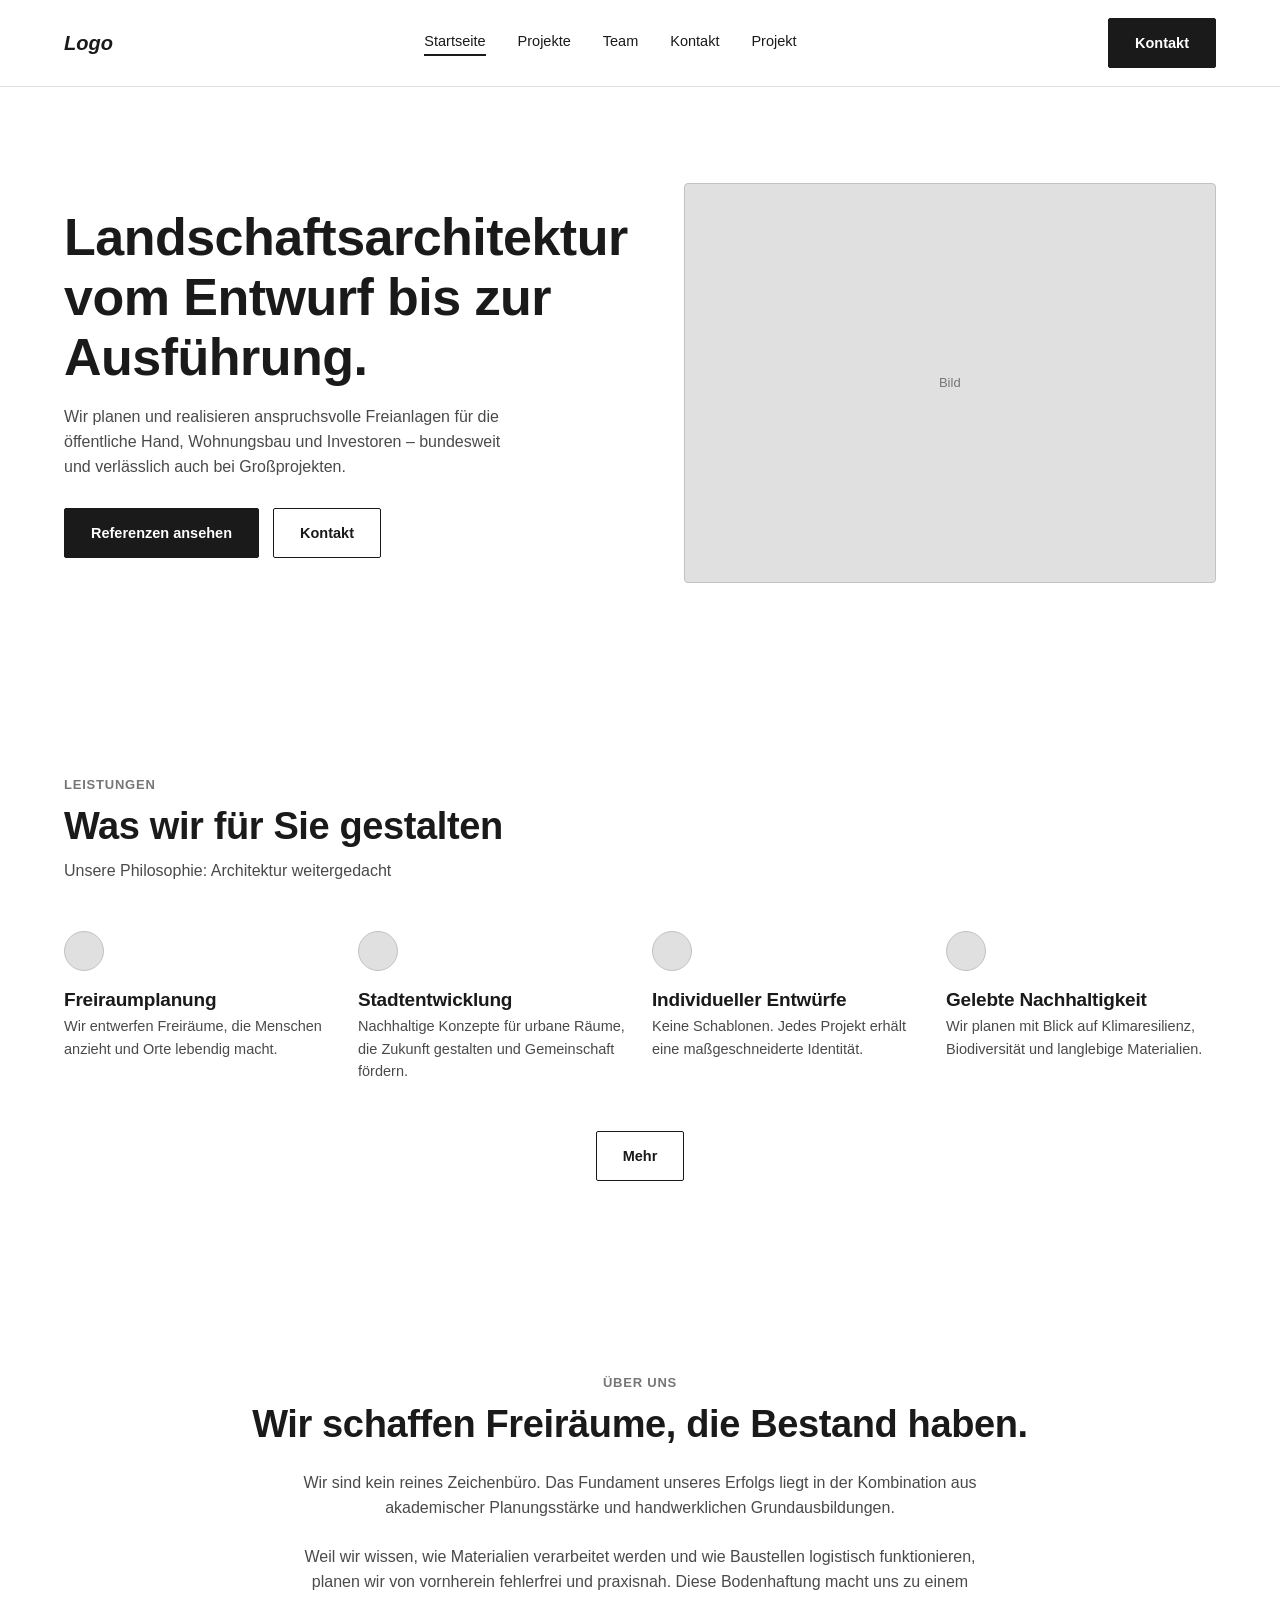
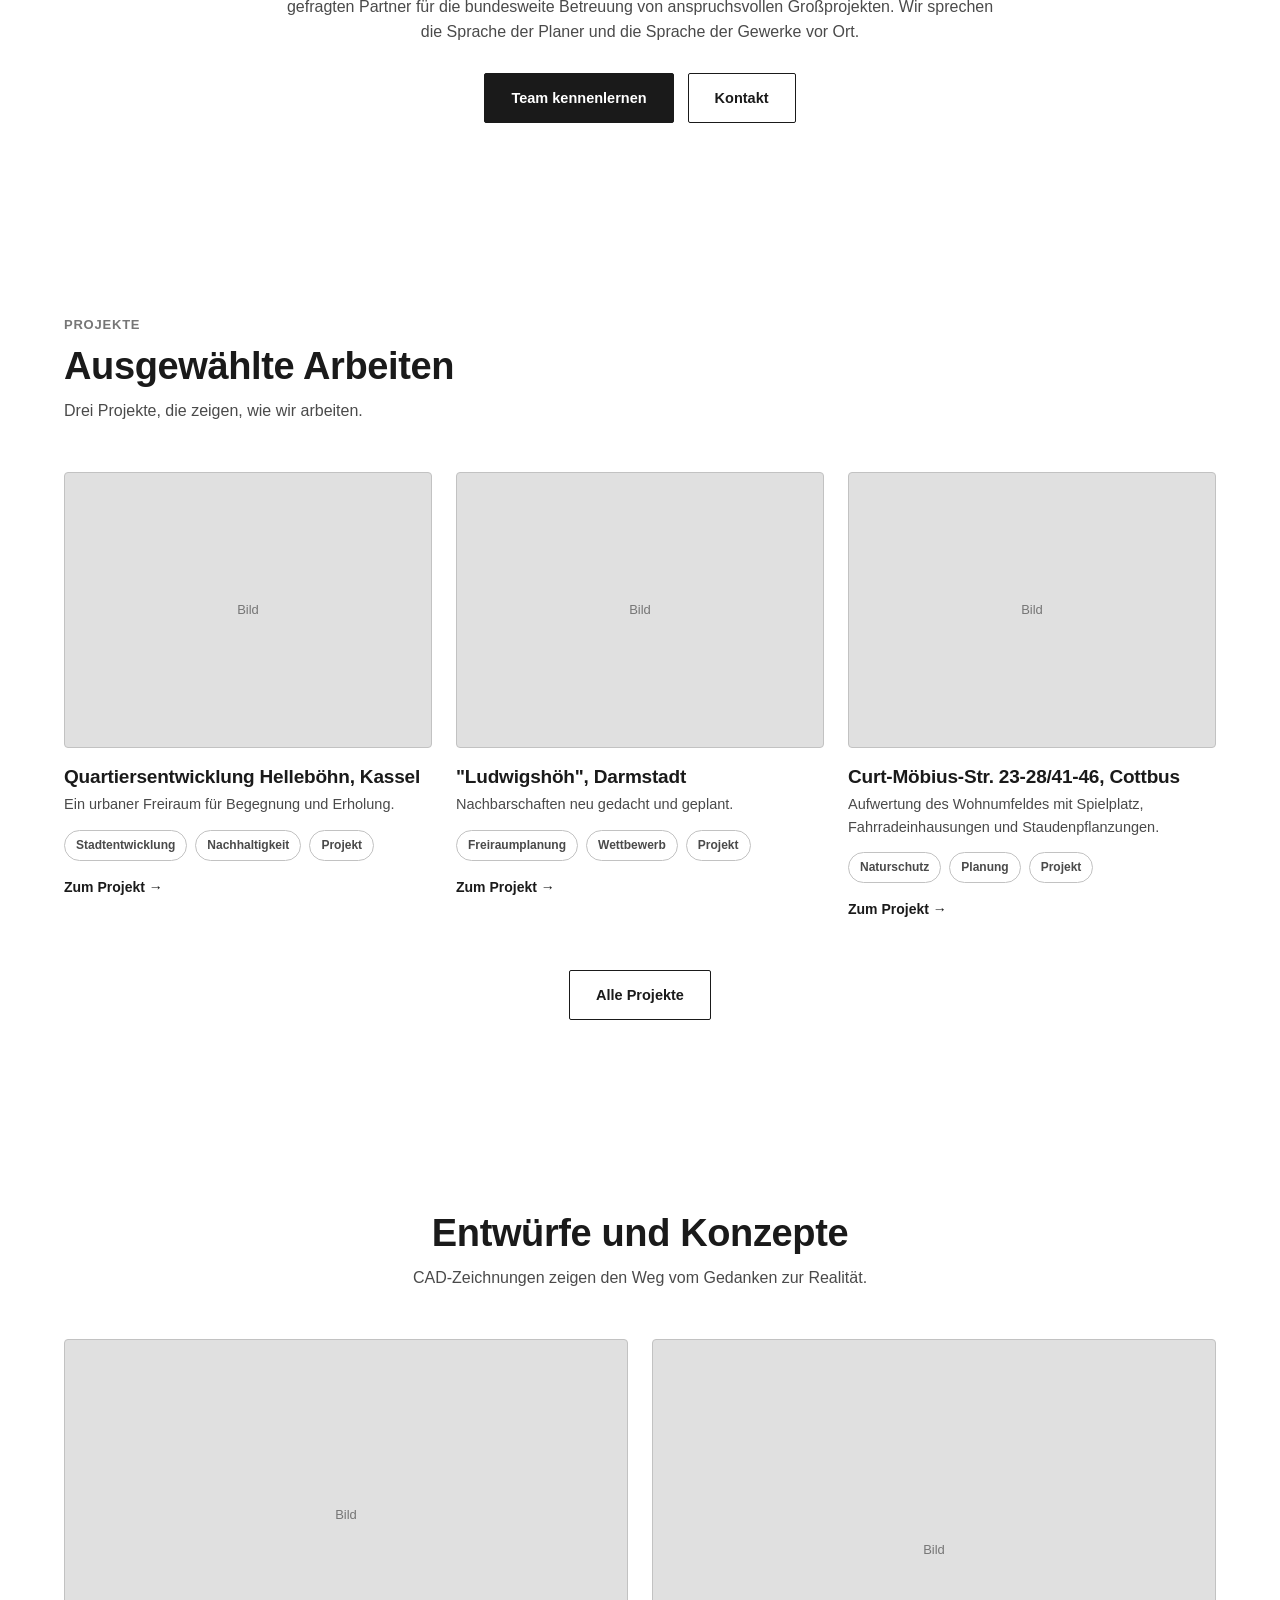
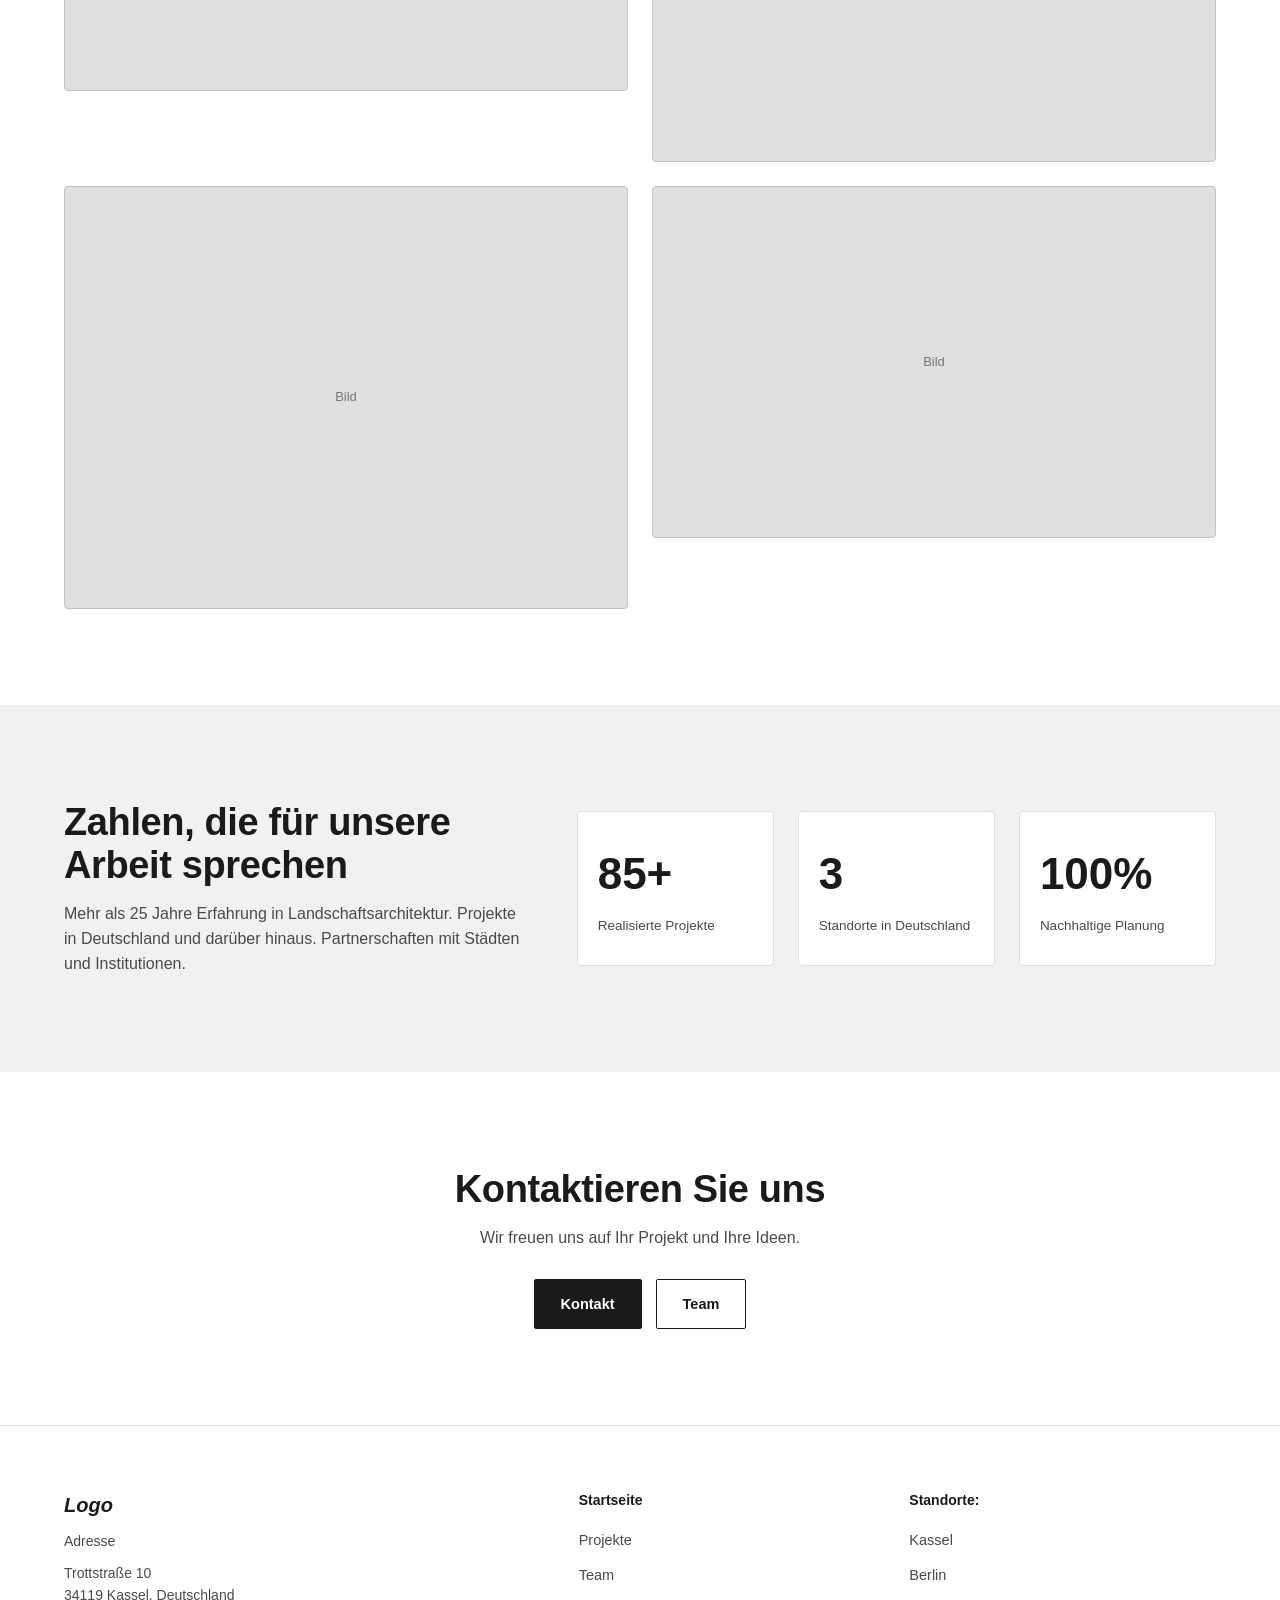
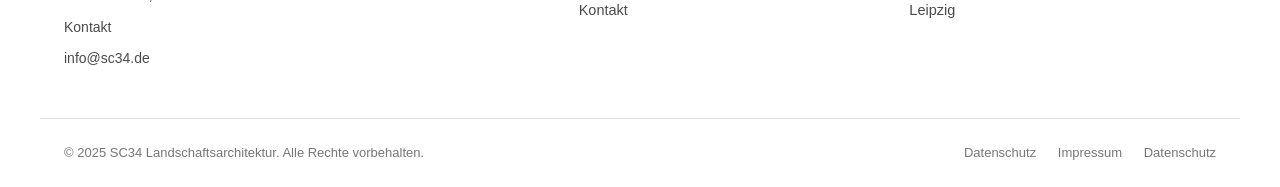
<file: index.html>
<!DOCTYPE html>
<html lang="de">
<head>
<meta charset="UTF-8">
<meta name="viewport" content="width=device-width, initial-scale=1.0">
<title>SC34 Landschaftsarchitektur</title>
<link rel="stylesheet" href="style.css">
</head>
<body>

<!-- =========================================================
     AUFBAU DIESER SEITE (Reihenfolge der Sektionen):
     1. <header>  — Logo, Navigation, Hamburger-Menü (mobil)
     2. <main>    — enthält alle Inhalts-Sektionen:
        - .hero            Startbild + Überschrift
        - .services        4 Leistungs-Kacheln
        - .about           Über-uns-Text
        - .projects        3 Projekt-Karten
        - .cad             Bildraster "Entwürfe & Konzepte"
        - .stats           Zahlen/Kennzahlen
        - .contact-cta     Kontakt-Aufruf
     3. <footer>  — Adresse, Links, Copyright

     Jede Sektion ist in der style.css unter dem gleich-
     lautenden Kommentar zu finden, z.B. "/* --- Hero --- */"
     ========================================================= -->

<!-- HEADER: Logo links, Navigation Mitte/rechts, Hamburger
     nur auf Mobile sichtbar (siehe style.css @media-Bereich) -->
<header class="site-header">
  <div class="container header-inner">
    <a href="#" class="logo">Logo</a>
    <nav class="main-nav">
      <a href="index.html"class="active">Startseite</a>
      <a href="projekte.html">Projekte</a>
      <a href="team.html">Team</a>
      <a href="kontakt.html">Kontakt</a>
      <a href="projekt.html">Projekt</a>
      
    </nav>
    <a href="#" class="btn btn-dark">Kontakt</a>
    <!-- aria-expanded wird per script.js auf true/false gesetzt,
         damit Screenreader wissen, ob das Menü offen ist -->
    <button class="nav-toggle" aria-label="Menü öffnen" aria-expanded="false">
      <span></span><span></span><span></span>
    </button>
  </div>
</header>

<main>

  <!-- HERO: erstes großes Element, Text links + Bild rechts -->
  <section class="hero">
    <div class="container hero-grid">
      <div class="hero-text">
        <h1>Landschaftsarchitektur vom Entwurf bis zur Ausführung.</h1>
        <p>Wir planen und realisieren anspruchsvolle Freianlagen für die öffentliche Hand, Wohnungsbau und Investoren – bundesweit und verlässlich auch bei Großprojekten.</p>
        <div class="btn-row">
          <a href="#" class="btn btn-dark">Referenzen ansehen</a>
          <a href="#" class="btn btn-outline">Kontakt</a>
        </div>
      </div>
      <div class="img-placeholder hero-image"><span>Bild</span></div>
    </div>
  </section>

  <!-- LEISTUNGEN: 4 Kacheln im Grid, siehe .services-grid in style.css -->
  <section class="services">
    <div class="container">
      <div class="section-intro">
        <span class="eyebrow">Leistungen</span>
        <h2>Was wir für Sie gestalten</h2>
        <p>Unsere Philosophie: Architektur weitergedacht</p>
      </div>

      <div class="services-grid">
        <div class="service-card">
          <div class="icon-placeholder"></div>
          <h3>Freiraumplanung</h3>
          <p>Wir entwerfen Freiräume, die Menschen anzieht und Orte lebendig macht.</p>
        </div>
        <div class="service-card">
          <div class="icon-placeholder"></div>
          <h3>Stadtentwicklung</h3>
          <p>Nachhaltige Konzepte für urbane Räume, die Zukunft gestalten und Gemeinschaft fördern.</p>
        </div>
        <div class="service-card">
          <div class="icon-placeholder"></div>
          <h3>Individueller Entwürfe</h3>
          <p>Keine Schablonen. Jedes Projekt erhält eine maßgeschneiderte Identität.</p>
        </div>
        <div class="service-card">
          <div class="icon-placeholder"></div>
          <h3>Gelebte Nachhaltigkeit</h3>
          <p>Wir planen mit Blick auf Klimaresilienz, Biodiversität und langlebige Materialien.</p>
        </div>
      </div>

      <div class="services-footer">
        <a href="#" class="btn btn-outline">Mehr</a>
      </div>
    </div>
  </section>

  <!-- ÜBER UNS: zentrierter Textblock -->
  <section class="about">
    <div class="container">
      <span class="eyebrow center">Über uns</span>
      <h2 class="center">Wir schaffen Freiräume, die Bestand haben.</h2>
      <p class="about-text">
        Wir sind kein reines Zeichenbüro. Das Fundament unseres Erfolgs liegt in der Kombination aus akademischer Planungsstärke und handwerklichen Grundausbildungen.
        <br><br>
        Weil wir wissen, wie Materialien verarbeitet werden und wie Baustellen logistisch funktionieren, planen wir von vornherein fehlerfrei und praxisnah. Diese Bodenhaftung macht uns zu einem gefragten Partner für die bundesweite Betreuung von anspruchsvollen Großprojekten. Wir sprechen die Sprache der Planer und die Sprache der Gewerke vor Ort.
      </p>
      <div class="btn-row center">
        <a href="#" class="btn btn-dark">Team kennenlernen</a>
        <a href="#" class="btn btn-outline">Kontakt</a>
      </div>
    </div>
  </section>

  <!-- PROJEKTE: 3 Karten mit Bild, Titel, Tags, Link -->
  <section class="projects">
    <div class="container">
      <div class="section-intro">
        <span class="eyebrow">Projekte</span>
        <h2>Ausgewählte Arbeiten</h2>
        <p>Drei Projekte, die zeigen, wie wir arbeiten.</p>
      </div>

      <div class="projects-grid">

        <article class="project-card">
          <div class="img-placeholder project-image"><span>Bild</span></div>
          <h3>Quartiersentwicklung Helleböhn, Kassel</h3>
          <p>Ein urbaner Freiraum für Begegnung und Erholung.</p>
          <div class="tag-row">
            <span class="tag">Stadtentwicklung</span>
            <span class="tag">Nachhaltigkeit</span>
            <span class="tag">Projekt</span>
          </div>
          <a href="#" class="link-arrow">Zum Projekt →</a>
        </article>

        <article class="project-card">
          <div class="img-placeholder project-image"><span>Bild</span></div>
          <h3>"Ludwigshöh", Darmstadt</h3>
          <p>Nachbarschaften neu gedacht und geplant.</p>
          <div class="tag-row">
            <span class="tag">Freiraumplanung</span>
            <span class="tag">Wettbewerb</span>
            <span class="tag">Projekt</span>
          </div>
          <a href="#" class="link-arrow">Zum Projekt →</a>
        </article>

        <article class="project-card">
          <div class="img-placeholder project-image"><span>Bild</span></div>
          <h3>Curt-Möbius-Str. 23-28/41-46, Cottbus</h3>
          <p>Aufwertung des Wohnumfeldes mit Spielplatz, Fahrradeinhausungen und Staudenpflanzungen.</p>
          <div class="tag-row">
            <span class="tag">Naturschutz</span>
            <span class="tag">Planung</span>
            <span class="tag">Projekt</span>
          </div>
          <a href="#" class="link-arrow">Zum Projekt →</a>
        </article>

      </div>

      <div class="services-footer">
        <a href="#" class="btn btn-outline">Alle Projekte</a>
      </div>
    </div>
  </section>

  <!-- CAD/ENTWÜRFE: 2x2 Bildraster, 2 große + 2 kleinere Plätze -->
  <section class="cad">
    <div class="container">
      <div class="section-intro center">
        <h2>Entwürfe und Konzepte</h2>
        <p>CAD-Zeichnungen zeigen den Weg vom Gedanken zur Realität.</p>
      </div>

      <div class="cad-grid">
        <div class="img-placeholder cad-image cad-large"><span>Bild</span></div>
        <div class="img-placeholder cad-image"><span>Bild</span></div>
        <div class="img-placeholder cad-image"><span>Bild</span></div>
        <div class="img-placeholder cad-image cad-large"><span>Bild</span></div>
      </div>
    </div>
  </section>

  <!-- ZAHLEN/KPI: Text links, 3 Kennzahlen-Boxen rechts -->
  <section class="stats">
    <div class="container stats-grid">
      <div class="stats-text">
        <h2>Zahlen, die für unsere Arbeit sprechen</h2>
        <p>Mehr als 25 Jahre Erfahrung in Landschaftsarchitektur. Projekte in Deutschland und darüber hinaus. Partnerschaften mit Städten und Institutionen.</p>
      </div>
      <div class="stats-numbers">
        <div class="stat-box">
          <div class="stat-num">85+</div>
          <div class="stat-label">Realisierte Projekte</div>
        </div>
        <div class="stat-box">
          <div class="stat-num">3</div>
          <div class="stat-label">Standorte in Deutschland</div>
        </div>
        <div class="stat-box">
          <div class="stat-num">100%</div>
          <div class="stat-label">Nachhaltige Planung</div>
        </div>
      </div>
    </div>
  </section>

  <!-- KONTAKT-CTA: letzter Aufruf vor dem Footer -->
  <section class="contact-cta">
    <div class="container center">
      <h2>Kontaktieren Sie uns</h2>
      <p>Wir freuen uns auf Ihr Projekt und Ihre Ideen.</p>
      <div class="btn-row center">
        <a href="#" class="btn btn-dark">Kontakt</a>
        <a href="#" class="btn btn-outline">Team</a>
      </div>
    </div>
  </section>

</main>

<footer class="site-footer">
  <div class="container footer-grid">
    <div class="footer-brand">
      <div class="logo">Logo</div>
      <p>Adresse</p>
      <p>Trottstraße 10<br>34119 Kassel, Deutschland</p>
      <p>Kontakt</p>
      <p>info@sc34.de</p>
    </div>

    <div class="footer-col">
      <h4>Startseite</h4>
      <ul>
        <li><a href="#">Projekte</a></li>
        <li><a href="#">Team</a></li>
        <li><a href="#">Kontakt</a></li>
      </ul>
    </div>

    <div class="footer-col">
      <h4>Standorte:</h4>
      <ul>
        <li><a href="#">Kassel</a></li>
        <li><a href="#">Berlin</a></li>
        <li><a href="#">Leipzig</a></li>
      </ul>
    </div>
  </div>

  <div class="container footer-bottom">
    <span>© 2025 SC34 Landschaftsarchitektur. Alle Rechte vorbehalten.</span>
    <span class="footer-legal">
      <a href="#">Datenschutz</a>
      <a href="#">Impressum</a>
      <a href="#">Datenschutz</a>
    </span>
  </div>
</footer>

  <!-- script.js steuert das mobile Hamburger-Menü.
       Liegt ganz am Ende, damit das HTML schon geladen ist,
       bevor das Skript danach sucht. -->
  <script src="script.js"></script>
</body>
</html>
</file>
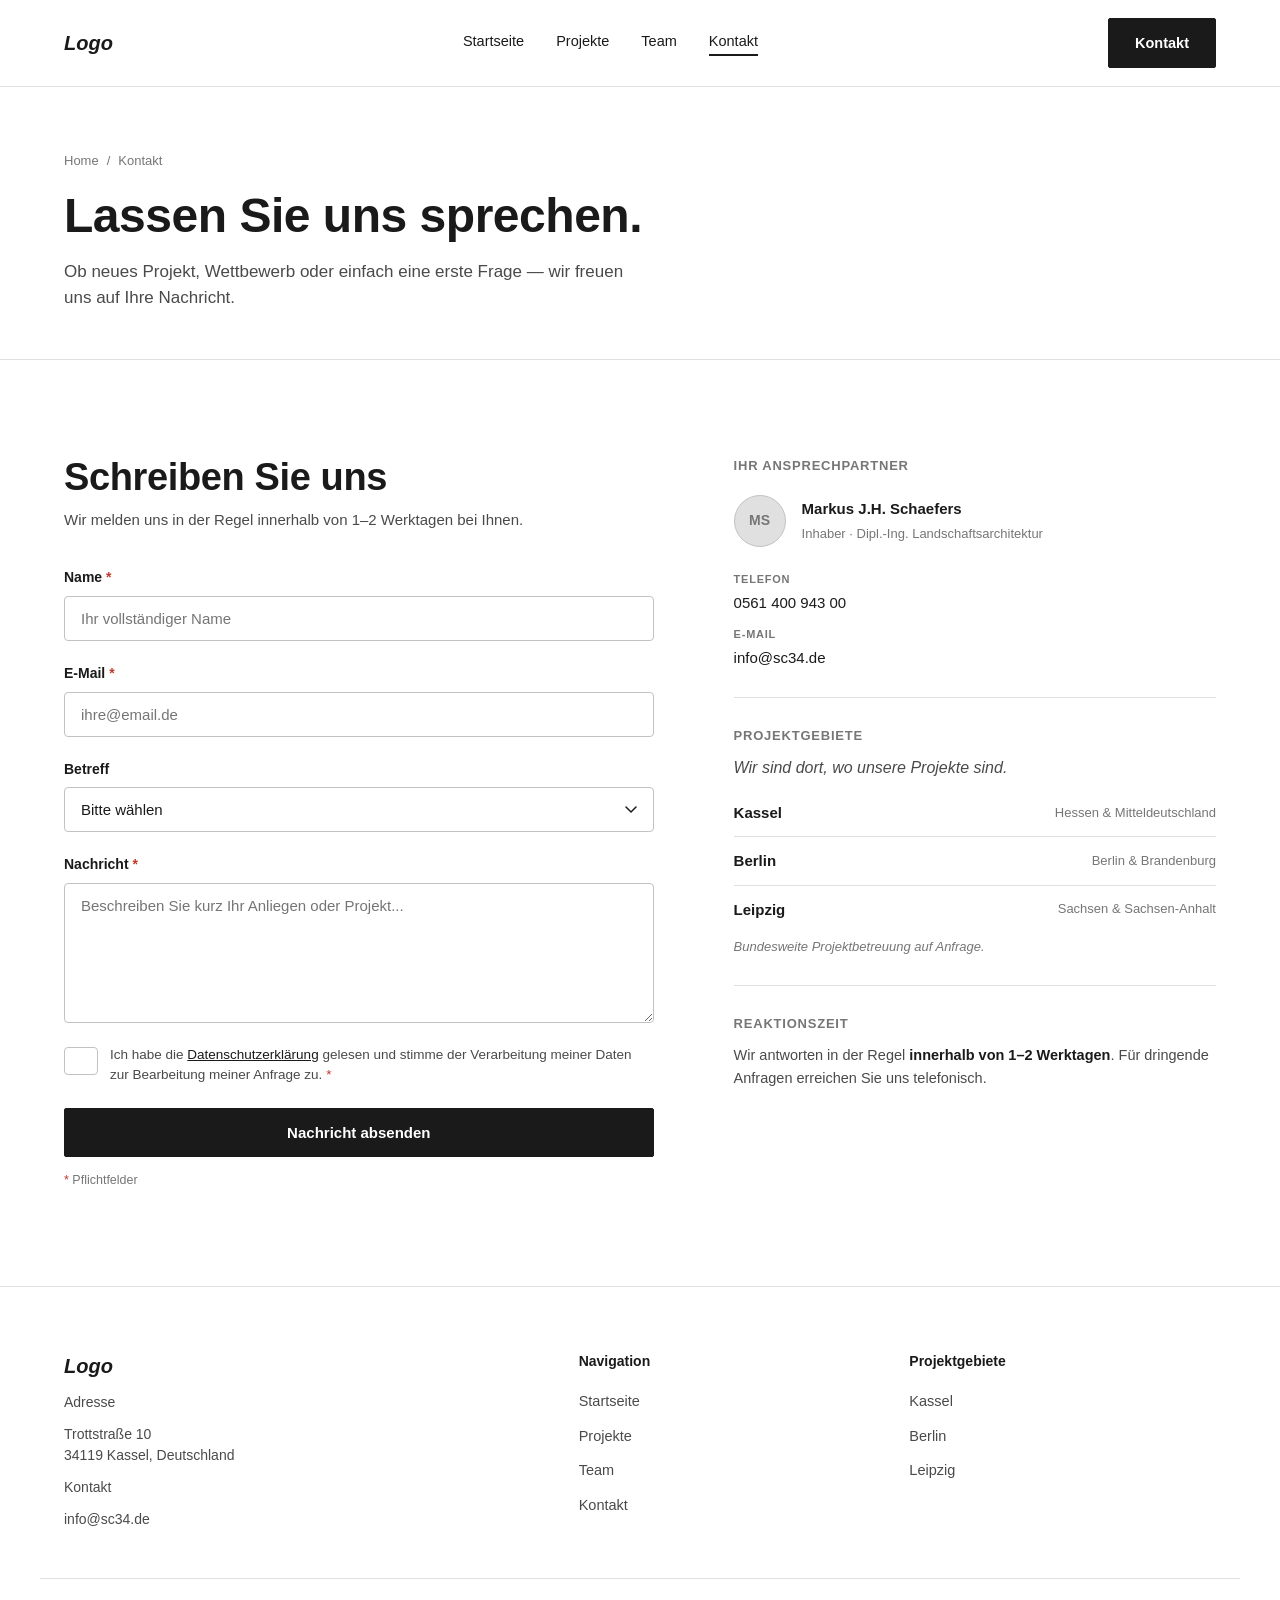
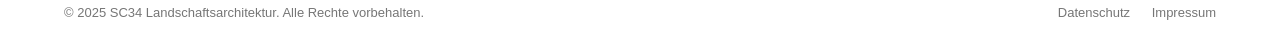
<file: kontakt.html>
<!DOCTYPE html>
<html lang="de">
<head>
<meta charset="UTF-8">
<meta name="viewport" content="width=device-width, initial-scale=1.0">
<title>Kontakt — SC34 Landschaftsarchitektur</title>
<link rel="stylesheet" href="style.css">
<link rel="stylesheet" href="kontakt.css">
</head>
<body>

<!-- =========================================================
     AUFBAU DIESER SEITE:
     1. <header>           — identisch zur index.html
     2. <main>
        - .kontakt-hero    Seitentitel + Einleitung
        - .kontakt-main    Formular links, Ansprechpartner rechts
     3. <footer>           — identisch zur index.html
     ========================================================= -->

<header class="site-header">
  <div class="container header-inner">
    <a href="index.html" class="logo">Logo</a>
    <nav class="main-nav">
      <a href="index.html">Startseite</a>
      <a href="projekte.html">Projekte</a>
      <a href="team.html">Team</a>
      <a href="kontakt.html"class="active">Kontakt</a>
    </nav>
    <a href="kontakt.html" class="btn btn-dark">Kontakt</a>
    <button class="nav-toggle" aria-label="Menü öffnen" aria-expanded="false">
      <span></span><span></span><span></span>
    </button>
  </div>
</header>

<main>

  <!-- SEITEN-HERO -->
  <section class="kontakt-hero">
    <div class="container">
      <nav class="breadcrumb-light" aria-label="Breadcrumb">
        <a href="index.html">Home</a>
        <span>/</span>
        <span>Kontakt</span>
      </nav>
      <h1>Lassen Sie uns sprechen.</h1>
      <p>Ob neues Projekt, Wettbewerb oder einfach eine erste Frage — wir freuen uns auf Ihre Nachricht.</p>
    </div>
  </section>

  <!-- HAUPTBEREICH
       Zweispaltiges Layout:
       Links  — Kontaktformular
       Rechts — Ansprechpartner + Projektgebiete -->
  <section class="kontakt-main">
    <div class="container kontakt-grid">

      <!-- LINKE SPALTE: Kontaktformular
           Das Formular hat action="#" als Platzhalter.
           Für den echten Versand muss später entweder ein
           PHP-Skript, ein Dienst wie Formspree oder ein
           WordPress-Plugin (z.B. Contact Form 7) eingebunden werden. -->
      <div class="kontakt-formular">
        <h2>Schreiben Sie uns</h2>
        <p>Wir melden uns in der Regel innerhalb von 1–2 Werktagen bei Ihnen.</p>

        <form class="formular" action="#" method="post" novalidate>

          <!-- Name -->
          <div class="form-group">
            <label for="name">Name <span class="pflicht">*</span></label>
            <input type="text" id="name" name="name" placeholder="Ihr vollständiger Name" required>
          </div>

          <!-- E-Mail -->
          <div class="form-group">
            <label for="email">E-Mail <span class="pflicht">*</span></label>
            <input type="email" id="email" name="email" placeholder="ihre@email.de" required>
          </div>

          <!-- Betreff -->
          <div class="form-group">
            <label for="betreff">Betreff</label>
            <select id="betreff" name="betreff">
              <option value="" disabled selected>Bitte wählen</option>
              <option value="projekt">Neues Projekt</option>
              <option value="wettbewerb">Wettbewerb</option>
              <option value="kooperation">Kooperation</option>
              <option value="sonstiges">Sonstiges</option>
            </select>
          </div>

          <!-- Nachricht -->
          <div class="form-group">
            <label for="nachricht">Nachricht <span class="pflicht">*</span></label>
            <textarea id="nachricht" name="nachricht" rows="6" placeholder="Beschreiben Sie kurz Ihr Anliegen oder Projekt..." required></textarea>
          </div>

          <!-- Datenschutz-Checkbox
               Pflicht für DSGVO-konformes Kontaktformular -->
          <div class="form-group form-check">
            <input type="checkbox" id="datenschutz" name="datenschutz" required>
            <label for="datenschutz">
              Ich habe die <a href="#">Datenschutzerklärung</a> gelesen und stimme der Verarbeitung meiner Daten zur Bearbeitung meiner Anfrage zu. <span class="pflicht">*</span>
            </label>
          </div>

          <button type="submit" class="btn btn-dark btn-submit">Nachricht absenden</button>

          <!-- Pflichtfelder-Hinweis -->
          <p class="pflicht-hinweis"><span class="pflicht">*</span> Pflichtfelder</p>

        </form>
      </div>

      <!-- RECHTE SPALTE: Ansprechpartner + Projektgebiete -->
      <div class="kontakt-info">

        <!-- Ansprechpartner -->
        <div class="ansprechpartner">
          <span class="eyebrow">Ihr Ansprechpartner</span>

          <div class="ap-card">
            <!-- Kleiner Avatar — dezent, wie auf der Team-Seite -->
            <div class="img-placeholder ap-avatar"><span>MS</span></div>
            <div class="ap-details">
              <div class="ap-name">Markus J.H. Schaefers</div>
              <div class="ap-rolle">Inhaber · Dipl.-Ing. Landschaftsarchitektur</div>
            </div>
          </div>

          <!-- Kontaktdaten -->
          <ul class="kontakt-daten">
            <li>
              <span class="kontakt-label">Telefon</span>
              <a href="tel:+4956140094300" class="kontakt-wert">0561 400 943 00</a>
            </li>
            <li>
              <span class="kontakt-label">E-Mail</span>
              <a href="mailto:info@sc34.de" class="kontakt-wert">info@sc34.de</a>
            </li>
          </ul>
        </div>

        <!-- Trennlinie -->
        <hr class="info-divider">

        <!-- Projektgebiete
             Bewusst als "Projektgebiete" formuliert statt
             "Standorte" — ehrlich, professionell, keine
             aufgeblasenen Büroadressen. -->
        <div class="projektgebiete">
          <span class="eyebrow">Projektgebiete</span>
          <p class="projektgebiete-claim">Wir sind dort, wo unsere Projekte sind.</p>
          <div class="gebiete-liste">
            <div class="gebiet">
              <span class="gebiet-name">Kassel</span>
              <span class="gebiet-sub">Hessen &amp; Mitteldeutschland</span>
            </div>
            <div class="gebiet">
              <span class="gebiet-name">Berlin</span>
              <span class="gebiet-sub">Berlin &amp; Brandenburg</span>
            </div>
            <div class="gebiet">
              <span class="gebiet-name">Leipzig</span>
              <span class="gebiet-sub">Sachsen &amp; Sachsen-Anhalt</span>
            </div>
          </div>
          <p class="projektgebiete-hinweis">Bundesweite Projektbetreuung auf Anfrage.</p>
        </div>

        <!-- Trennlinie -->
        <hr class="info-divider">

        <!-- Reaktionszeit / Erwartungsmanagement -->
        <div class="reaktionszeit">
          <span class="eyebrow">Reaktionszeit</span>
          <p>Wir antworten in der Regel <strong>innerhalb von 1–2 Werktagen</strong>. Für dringende Anfragen erreichen Sie uns telefonisch.</p>
        </div>

      </div>
    </div>
  </section>

</main>

<!-- FOOTER -->
<footer class="site-footer">
  <div class="container footer-grid">
    <div class="footer-brand">
      <div class="logo">Logo</div>
      <p>Adresse</p>
      <p>Trottstraße 10<br>34119 Kassel, Deutschland</p>
      <p>Kontakt</p>
      <p>info@sc34.de</p>
    </div>
    <div class="footer-col">
      <h4>Navigation</h4>
      <ul>
        <li><a href="index.html">Startseite</a></li>
        <li><a href="projekte.html">Projekte</a></li>
        <li><a href="team.html">Team</a></li>
        <li><a href="kontakt.html">Kontakt</a></li>
      </ul>
    </div>
    <div class="footer-col">
      <h4>Projektgebiete</h4>
      <ul>
        <li><a href="#">Kassel</a></li>
        <li><a href="#">Berlin</a></li>
        <li><a href="#">Leipzig</a></li>
      </ul>
    </div>
  </div>
  <div class="container footer-bottom">
    <span>© 2025 SC34 Landschaftsarchitektur. Alle Rechte vorbehalten.</span>
    <span class="footer-legal">
      <a href="#">Datenschutz</a>
      <a href="#">Impressum</a>
    </span>
  </div>
</footer>

<script src="script.js"></script>
</body>
</html>
</file>
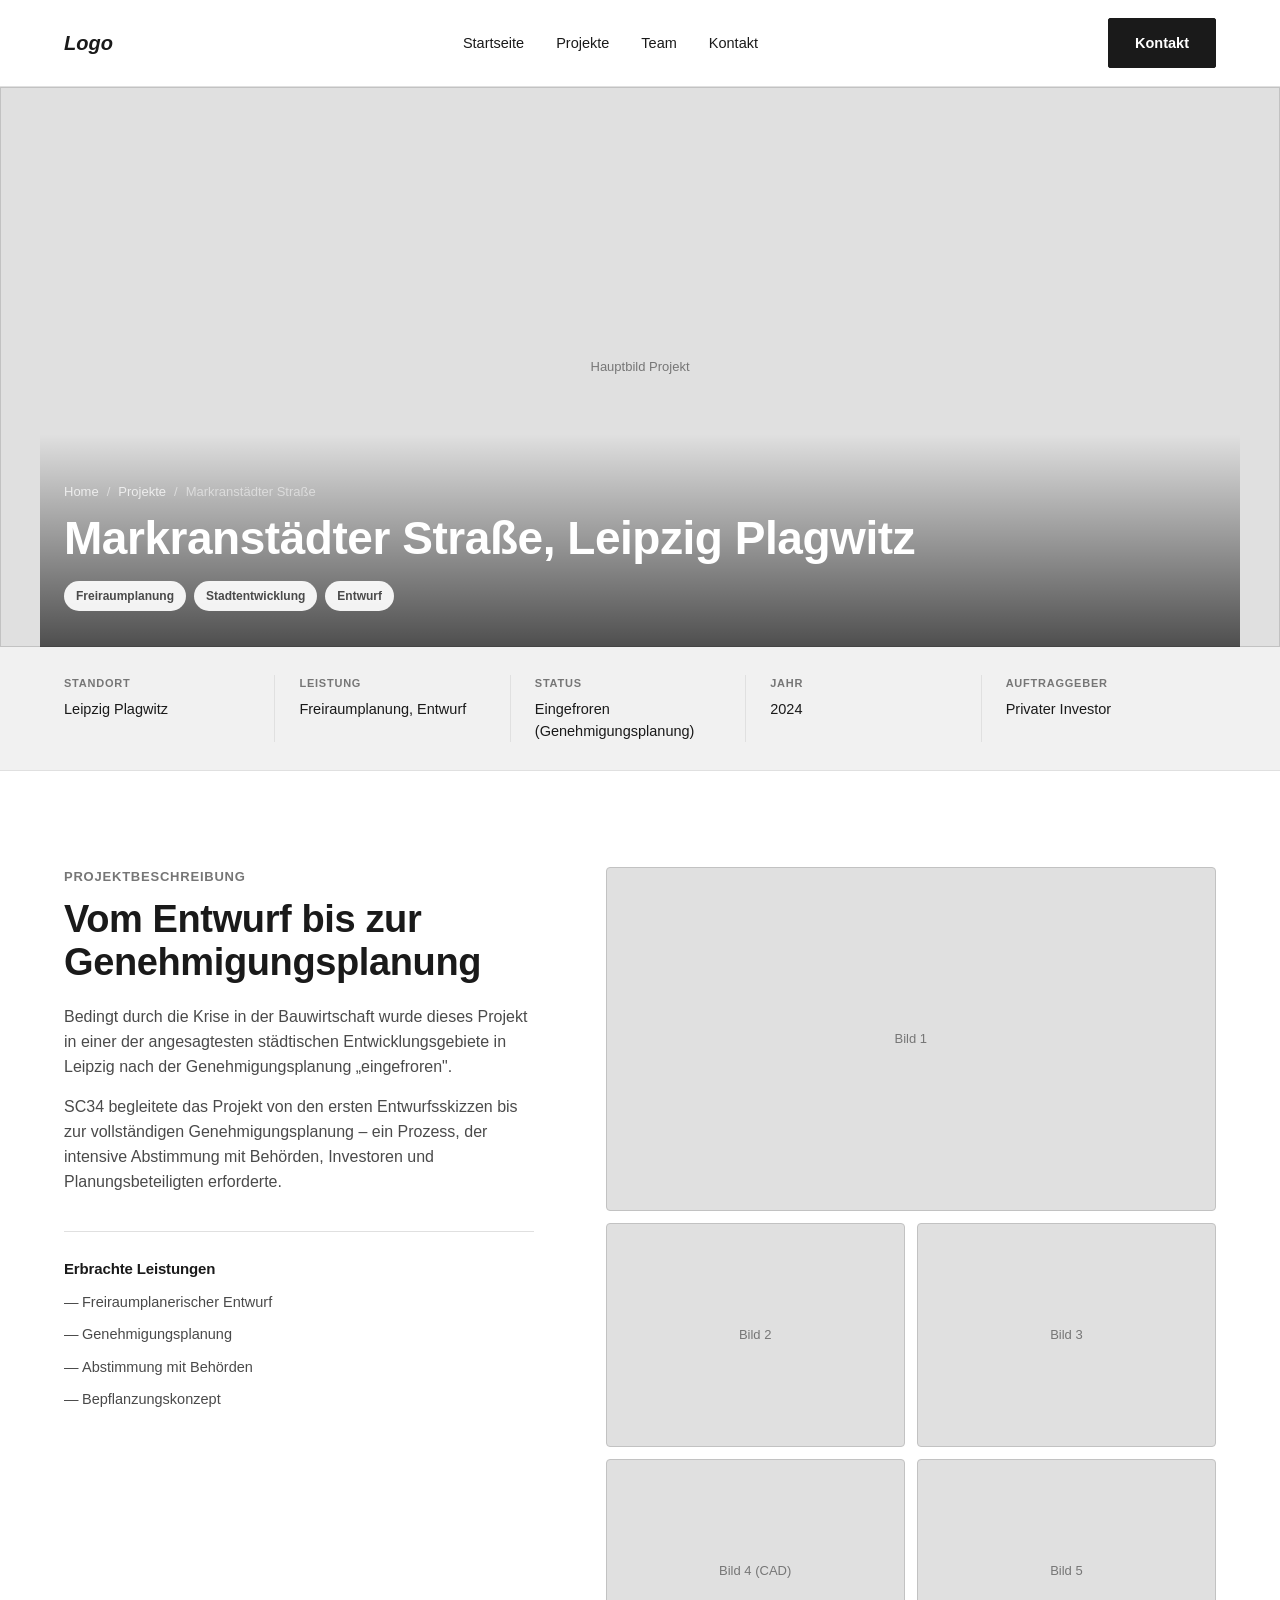
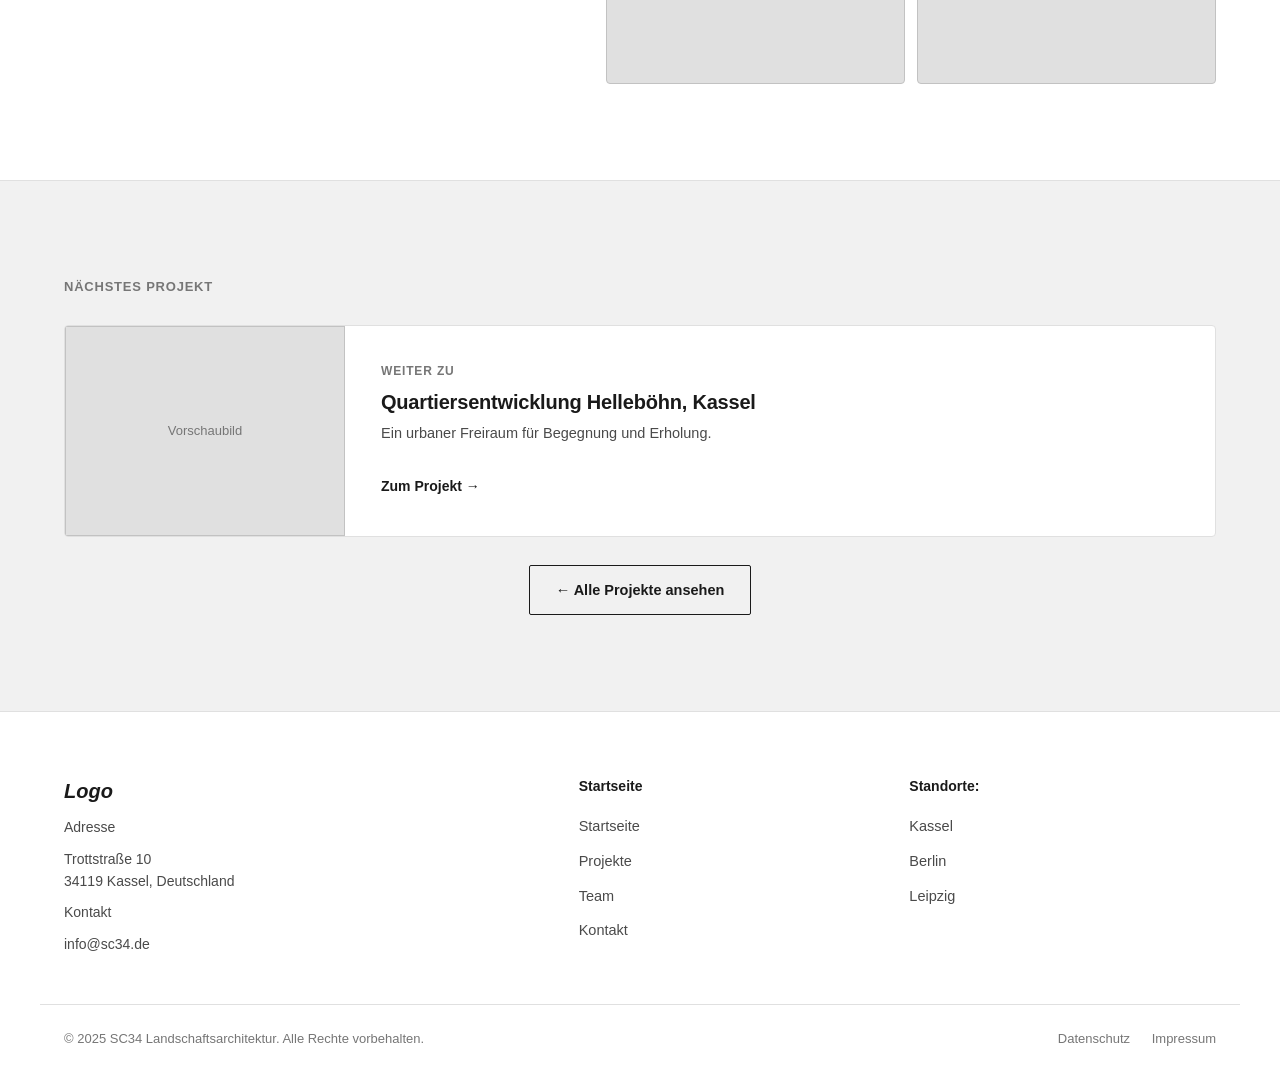
<file: projekt.html>
<!DOCTYPE html>
<html lang="de">
<head>
<meta charset="UTF-8">
<meta name="viewport" content="width=device-width, initial-scale=1.0">
<title>Markranstädter Straße, Leipzig Plagwitz — SC34 Landschaftsarchitektur</title>
<link rel="stylesheet" href="style.css">
<link rel="stylesheet" href="projekt.css">
</head>
<body>

<!-- =========================================================
     AUFBAU DIESER SEITE:
     1. <header>         — identisch zur index.html
     2. <main>
        - .projekt-hero         Vollbreite-Bild + Projekttitel
        - .projekt-meta         Eckdaten-Zeile (Ort, Status, Jahr...)
        - .projekt-content      Beschreibungstext + Bildergalerie
        - .projekt-next         Nächstes Projekt (Kachel)
     3. <footer>         — identisch zur index.html

     projekt.css enthält NUR die Stile für diese Seite.
     style.css (Startseite) liefert Header, Footer, Buttons,
     Variablen und Reset — wird hier wiederverwendet.
     ========================================================= -->

<!-- HEADER: 1:1 identisch zur index.html -->
<header class="site-header">
  <div class="container header-inner">
    <a href="index.html" class="logo">Logo</a>
    <nav class="main-nav">
      <a href="index.html">Startseite</a>
      <a href="projekte.html">Projekte</a>
      <a href="team.html">Team</a>
      <a href="kontakt.html">Kontakt</a>
    </nav>
    <a href="#" class="btn btn-dark">Kontakt</a>
    <button class="nav-toggle" aria-label="Menü öffnen" aria-expanded="false">
      <span></span><span></span><span></span>
    </button>
  </div>
</header>

<main>

  <!-- PROJEKT-HERO
       Großes Vollbreite-Bild als erster Eindruck des Projekts.
       Der Projekttitel liegt als Overlay über dem Bild (unten links),
       damit er direkt mit dem Bild verbunden wirkt. -->
  <section class="projekt-hero">
    <div class="projekt-hero-image img-placeholder">
      <span>Hauptbild Projekt</span>
    </div>
    <div class="container">
      <div class="projekt-hero-text">
        <!-- Breadcrumb: zeigt dem Nutzer (und Google), wo er ist -->
        <nav class="breadcrumb" aria-label="Breadcrumb">
          <a href="index.html">Home</a>
          <span>/</span>
          <a href="#">Projekte</a>
          <span>/</span>
          <span>Markranstädter Straße</span>
        </nav>
        <!-- H1: Projektname — wichtigstes SEO-Element der Seite -->
        <h1>Markranstädter Straße, Leipzig Plagwitz</h1>
        <div class="tag-row">
          <span class="tag">Freiraumplanung</span>
          <span class="tag">Stadtentwicklung</span>
          <span class="tag">Entwurf</span>
        </div>
      </div>
    </div>
  </section>

  <!-- PROJEKT-META
       Schmale Zeile mit Eckdaten auf einen Blick.
       Jede .meta-item ist ein Schlüssel-Wert-Paar.
       Diese Daten helfen auch bei SEO (strukturierte Infos). -->
  <section class="projekt-meta-section">
    <div class="container">
      <div class="projekt-meta-grid">
        <div class="meta-item">
          <span class="meta-label">Standort</span>
          <span class="meta-value">Leipzig Plagwitz</span>
        </div>
        <div class="meta-item">
          <span class="meta-label">Leistung</span>
          <span class="meta-value">Freiraumplanung, Entwurf</span>
        </div>
        <div class="meta-item">
          <span class="meta-label">Status</span>
          <span class="meta-value">Eingefroren (Genehmigungsplanung)</span>
        </div>
        <div class="meta-item">
          <span class="meta-label">Jahr</span>
          <span class="meta-value">2024</span>
        </div>
        <div class="meta-item">
          <span class="meta-label">Auftraggeber</span>
          <span class="meta-value">Privater Investor</span>
        </div>
      </div>
    </div>
  </section>

  <!-- PROJEKT-CONTENT
       Zweispaltiges Layout: Text links, Galerie rechts.
       Auf Mobile stapeln sich beide Spalten untereinander. -->
  <section class="projekt-content">
    <div class="container projekt-content-grid">

      <!-- Linke Spalte: Projektbeschreibung -->
      <div class="projekt-text">
        <span class="eyebrow">Projektbeschreibung</span>
        <h2>Vom Entwurf bis zur Genehmigungsplanung</h2>
        <p>Bedingt durch die Krise in der Bauwirtschaft wurde dieses Projekt in einer der angesagtesten städtischen Entwicklungsgebiete in Leipzig nach der Genehmigungsplanung „eingefroren".</p>
        <p>SC34 begleitete das Projekt von den ersten Entwurfsskizzen bis zur vollständigen Genehmigungsplanung – ein Prozess, der intensive Abstimmung mit Behörden, Investoren und Planungsbeteiligten erforderte.</p>

        <!-- Leistungsübersicht als strukturierte Liste -->
        <div class="projekt-leistungen">
          <h3>Erbrachte Leistungen</h3>
          <ul class="leistungen-liste">
            <li>Freiraumplanerischer Entwurf</li>
            <li>Genehmigungsplanung</li>
            <li>Abstimmung mit Behörden</li>
            <li>Bepflanzungskonzept</li>
          </ul>
        </div>
      </div>

      <!-- Rechte Spalte: Bildergalerie
           .galerie-grid zeigt Bilder in einem responsiven Raster.
           Das erste Bild ist groß (volle Breite der Spalte),
           die weiteren Bilder kommen in 2 Spalten darunter. -->
      <div class="projekt-galerie">
        <div class="galerie-grid">
          <!-- Großes Hauptbild oben -->
          <div class="img-placeholder galerie-bild galerie-gross"><span>Bild 1</span></div>
          <!-- Kleinere Bilder im 2er-Raster darunter -->
          <div class="img-placeholder galerie-bild"><span>Bild 2</span></div>
          <div class="img-placeholder galerie-bild"><span>Bild 3</span></div>
          <div class="img-placeholder galerie-bild"><span>Bild 4 (CAD)</span></div>
          <div class="img-placeholder galerie-bild"><span>Bild 5</span></div>
        </div>
      </div>

    </div>
  </section>

  <!-- NÄCHSTES PROJEKT
       Statt einem einfachen Textlink eine vollwertige Kachel,
       die neugierig auf das nächste Projekt macht.
       Funktioniert auch als interner Link für SEO. -->
  <section class="projekt-next">
    <div class="container">
      <span class="eyebrow">Nächstes Projekt</span>
      <a href="#" class="next-card">
        <div class="next-card-inner">
          <div class="img-placeholder next-bild"><span>Vorschaubild</span></div>
          <div class="next-text">
            <span class="next-label">Weiter zu</span>
            <h3>Quartiersentwicklung Helleböhn, Kassel</h3>
            <p>Ein urbaner Freiraum für Begegnung und Erholung.</p>
            <span class="link-arrow">Zum Projekt →</span>
          </div>
        </div>
      </a>
      <!-- Zurück zur Projektübersicht -->
      <div class="back-link">
        <a href="#" class="btn btn-outline">← Alle Projekte ansehen</a>
      </div>
    </div>
  </section>

</main>

<!-- FOOTER: 1:1 identisch zur index.html -->
<footer class="site-footer">
  <div class="container footer-grid">
    <div class="footer-brand">
      <div class="logo">Logo</div>
      <p>Adresse</p>
      <p>Trottstraße 10<br>34119 Kassel, Deutschland</p>
      <p>Kontakt</p>
      <p>info@sc34.de</p>
    </div>
    <div class="footer-col">
      <h4>Startseite</h4>
      <ul>
        <li><a href="index.html">Startseite</a></li>
        <li><a href="#">Projekte</a></li>
        <li><a href="#">Team</a></li>
        <li><a href="#">Kontakt</a></li>
      </ul>
    </div>
    <div class="footer-col">
      <h4>Standorte:</h4>
      <ul>
        <li><a href="#">Kassel</a></li>
        <li><a href="#">Berlin</a></li>
        <li><a href="#">Leipzig</a></li>
      </ul>
    </div>
  </div>
  <div class="container footer-bottom">
    <span>© 2025 SC34 Landschaftsarchitektur. Alle Rechte vorbehalten.</span>
    <span class="footer-legal">
      <a href="#">Datenschutz</a>
      <a href="#">Impressum</a>
    </span>
  </div>
</footer>

<script src="script.js"></script>
</body>
</html>
</file>
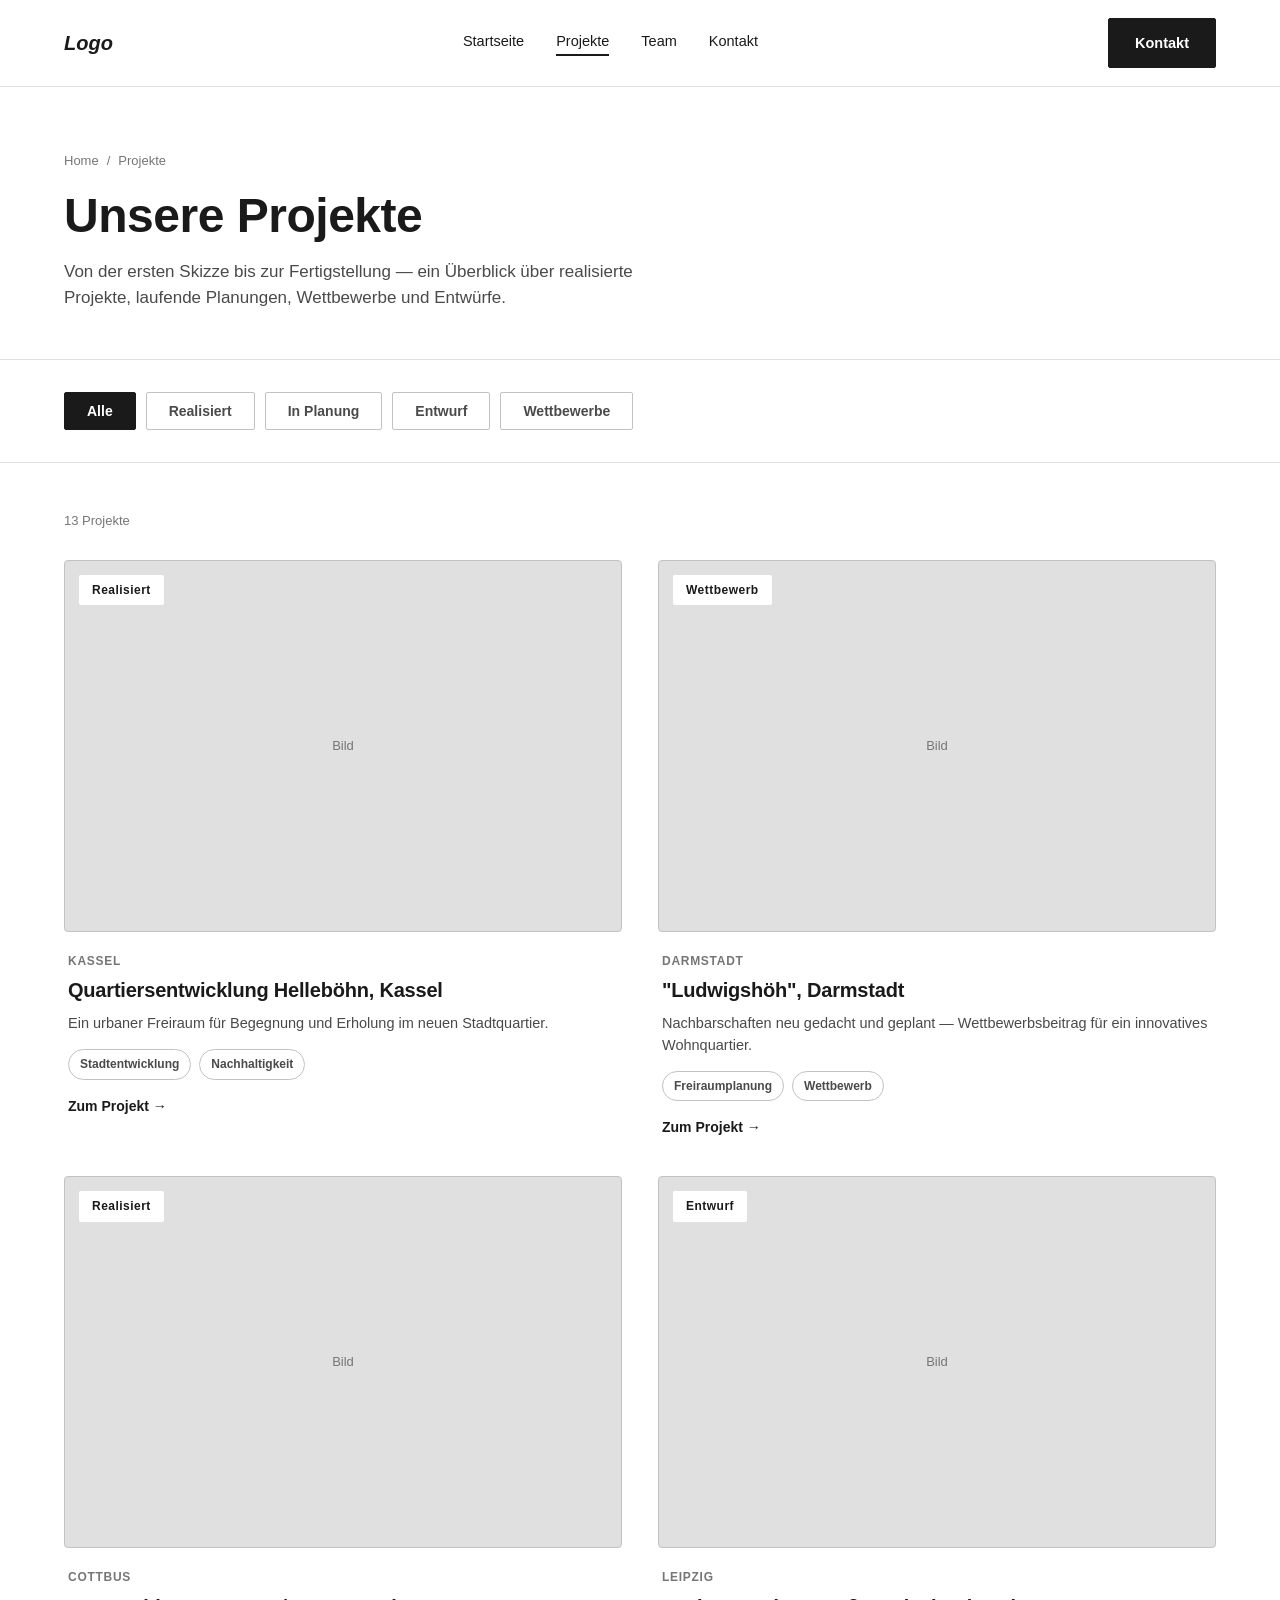
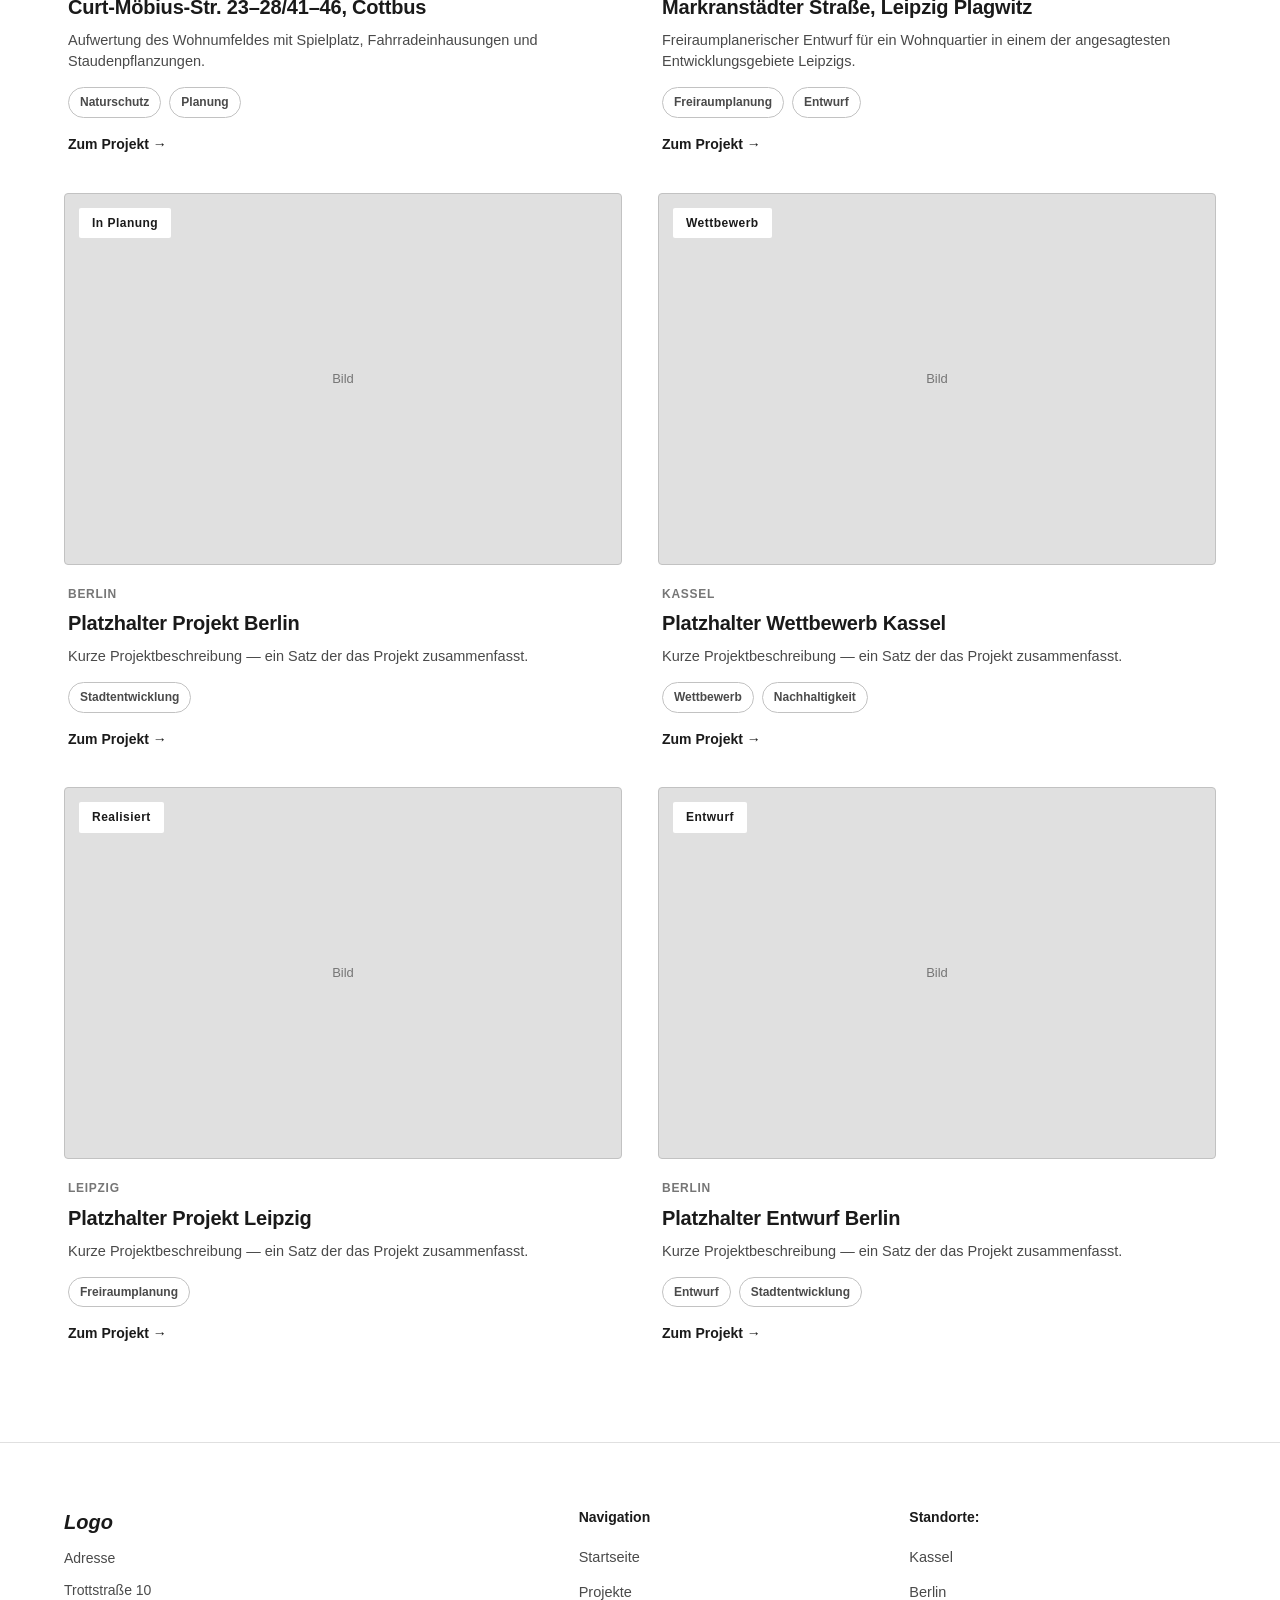
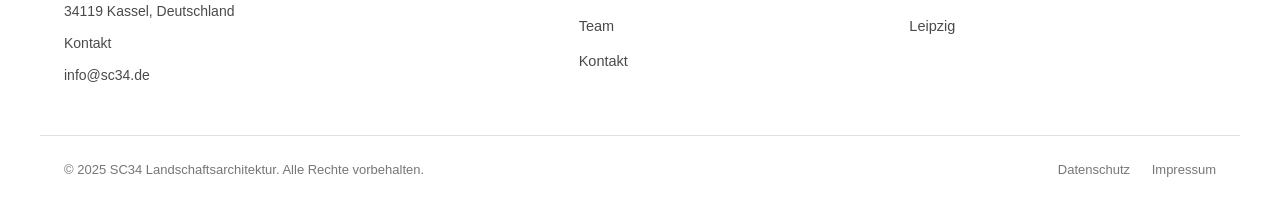
<file: projekte.html>
<!DOCTYPE html>
<html lang="de">
<head>
<meta charset="UTF-8">
<meta name="viewport" content="width=device-width, initial-scale=1.0">
<title>Projekte — SC34 Landschaftsarchitektur</title>
<link rel="stylesheet" href="style.css">
<link rel="stylesheet" href="projekte.css">
</head>
<body>

<!-- =========================================================
     AUFBAU DIESER SEITE:
     1. <header>            — identisch zur index.html
     2. <main>
        - .projekte-hero    Seitentitel + Einleitung
        - .projekte-filter  Filterleiste (Alle / Kategorien)
        - .projekte-grid    Projektgitter (2 Spalten)
     3. <footer>            — identisch zur index.html

     projekte.css enthält NUR die Stile für diese Seite.
     style.css liefert Header, Footer, Buttons, Variablen etc.
     Das Filtern der Kacheln übernimmt ein kleines JavaScript
     am Ende dieser Datei (inline, da es nur diese Seite betrifft).
     ========================================================= -->

<!-- HEADER: identisch zur index.html -->
<header class="site-header">
  <div class="container header-inner">
    <a href="index.html" class="logo">Logo</a>
    <nav class="main-nav">
      <a href="index.html">Startseite</a>
      <a href="projekte.html"class="active">Projekte</a>
      <a href="team.html">Team</a>
      <a href="kontakt.html">Kontakt</a>
    </nav>
    <a href="#" class="btn btn-dark">Kontakt</a>
    <button class="nav-toggle" aria-label="Menü öffnen" aria-expanded="false">
      <span></span><span></span><span></span>
    </button>
  </div>
</header>

<main>

  <!-- SEITEN-HERO
       Bewusst schmal gehalten — kein großes Bild.
       Gibt der Seite einen klaren Titel ohne Platz zu verschwenden. -->
  <section class="projekte-hero">
    <div class="container">
      <!-- Breadcrumb für SEO und Orientierung -->
      <nav class="breadcrumb-light" aria-label="Breadcrumb">
        <a href="index.html">Home</a>
        <span>/</span>
        <span>Projekte</span>
      </nav>
      <h1>Unsere Projekte</h1>
      <p>Von der ersten Skizze bis zur Fertigstellung — ein Überblick über realisierte Projekte, laufende Planungen, Wettbewerbe und Entwürfe.</p>
    </div>
  </section>

  <!-- FILTERLEISTE
       Jeder Button hat ein data-filter-Attribut.
       Das JavaScript unten liest diesen Wert aus und
       blendet alle Kacheln ein/aus, die nicht passen.
       data-filter="alle" zeigt immer alles. -->
  <section class="projekte-filter-section">
    <div class="container">
      <div class="filter-leiste" role="group" aria-label="Projekte filtern">
        <button class="filter-btn active" data-filter="alle">Alle</button>
        <button class="filter-btn" data-filter="realisiert">Realisiert</button>
        <button class="filter-btn" data-filter="planung">In Planung</button>
        <button class="filter-btn" data-filter="entwurf">Entwurf</button>
        <button class="filter-btn" data-filter="wettbewerb">Wettbewerbe</button>
      </div>
    </div>
  </section>

  <!-- PROJEKTGITTER
       Jede .projekt-kachel hat ein data-kategorie-Attribut.
       Dieser Wert muss EXAKT mit dem data-filter der Buttons
       übereinstimmen, damit das Filtern funktioniert.

       Beispiel: data-kategorie="realisiert" wird angezeigt,
       wenn der Button data-filter="realisiert" aktiv ist. -->
  <section class="projekte-liste">
    <div class="container">

      <!-- Zähler: zeigt an wie viele Projekte gerade sichtbar sind -->
      <div class="projekte-zaehler">
        <span id="projekt-count">13</span> Projekte
      </div>

      <div class="projekte-grid" id="projekte-grid">

        <!-- KACHEL 1 -->
        <article class="projekt-kachel" data-kategorie="realisiert">
          <a href="projekt.html" class="kachel-link">
            <div class="kachel-bild img-placeholder">
              <span>Bild</span>
              <!-- Kategorie-Badge als Overlay oben links -->
              <span class="kachel-badge">Realisiert</span>
            </div>
            <div class="kachel-inhalt">
              <div class="kachel-ort">Kassel</div>
              <h2 class="kachel-titel">Quartiersentwicklung Helleböhn, Kassel</h2>
              <p class="kachel-beschreibung">Ein urbaner Freiraum für Begegnung und Erholung im neuen Stadtquartier.</p>
              <div class="tag-row">
                <span class="tag">Stadtentwicklung</span>
                <span class="tag">Nachhaltigkeit</span>
              </div>
              <span class="link-arrow">Zum Projekt →</span>
            </div>
          </a>
        </article>

        <!-- KACHEL 2 -->
        <article class="projekt-kachel" data-kategorie="wettbewerb">
          <a href="projekt.html" class="kachel-link">
            <div class="kachel-bild img-placeholder">
              <span>Bild</span>
              <span class="kachel-badge">Wettbewerb</span>
            </div>
            <div class="kachel-inhalt">
              <div class="kachel-ort">Darmstadt</div>
              <h2 class="kachel-titel">"Ludwigshöh", Darmstadt</h2>
              <p class="kachel-beschreibung">Nachbarschaften neu gedacht und geplant — Wettbewerbsbeitrag für ein innovatives Wohnquartier.</p>
              <div class="tag-row">
                <span class="tag">Freiraumplanung</span>
                <span class="tag">Wettbewerb</span>
              </div>
              <span class="link-arrow">Zum Projekt →</span>
            </div>
          </a>
        </article>

        <!-- KACHEL 3 -->
        <article class="projekt-kachel" data-kategorie="realisiert">
          <a href="projekt.html" class="kachel-link">
            <div class="kachel-bild img-placeholder">
              <span>Bild</span>
              <span class="kachel-badge">Realisiert</span>
            </div>
            <div class="kachel-inhalt">
              <div class="kachel-ort">Cottbus</div>
              <h2 class="kachel-titel">Curt-Möbius-Str. 23–28/41–46, Cottbus</h2>
              <p class="kachel-beschreibung">Aufwertung des Wohnumfeldes mit Spielplatz, Fahrradeinhausungen und Staudenpflanzungen.</p>
              <div class="tag-row">
                <span class="tag">Naturschutz</span>
                <span class="tag">Planung</span>
              </div>
              <span class="link-arrow">Zum Projekt →</span>
            </div>
          </a>
        </article>

        <!-- KACHEL 4 -->
        <article class="projekt-kachel" data-kategorie="entwurf">
          <a href="projekt.html" class="kachel-link">
            <div class="kachel-bild img-placeholder">
              <span>Bild</span>
              <span class="kachel-badge">Entwurf</span>
            </div>
            <div class="kachel-inhalt">
              <div class="kachel-ort">Leipzig</div>
              <h2 class="kachel-titel">Markranstädter Straße, Leipzig Plagwitz</h2>
              <p class="kachel-beschreibung">Freiraumplanerischer Entwurf für ein Wohnquartier in einem der angesagtesten Entwicklungsgebiete Leipzigs.</p>
              <div class="tag-row">
                <span class="tag">Freiraumplanung</span>
                <span class="tag">Entwurf</span>
              </div>
              <span class="link-arrow">Zum Projekt →</span>
            </div>
          </a>
        </article>

        <!-- KACHEL 5 -->
        <article class="projekt-kachel" data-kategorie="planung">
          <a href="projekt.html" class="kachel-link">
            <div class="kachel-bild img-placeholder">
              <span>Bild</span>
              <span class="kachel-badge">In Planung</span>
            </div>
            <div class="kachel-inhalt">
              <div class="kachel-ort">Berlin</div>
              <h2 class="kachel-titel">Platzhalter Projekt Berlin</h2>
              <p class="kachel-beschreibung">Kurze Projektbeschreibung — ein Satz der das Projekt zusammenfasst.</p>
              <div class="tag-row">
                <span class="tag">Stadtentwicklung</span>
              </div>
              <span class="link-arrow">Zum Projekt →</span>
            </div>
          </a>
        </article>

        <!-- KACHEL 6 -->
        <article class="projekt-kachel" data-kategorie="wettbewerb">
          <a href="projekt.html" class="kachel-link">
            <div class="kachel-bild img-placeholder">
              <span>Bild</span>
              <span class="kachel-badge">Wettbewerb</span>
            </div>
            <div class="kachel-inhalt">
              <div class="kachel-ort">Kassel</div>
              <h2 class="kachel-titel">Platzhalter Wettbewerb Kassel</h2>
              <p class="kachel-beschreibung">Kurze Projektbeschreibung — ein Satz der das Projekt zusammenfasst.</p>
              <div class="tag-row">
                <span class="tag">Wettbewerb</span>
                <span class="tag">Nachhaltigkeit</span>
              </div>
              <span class="link-arrow">Zum Projekt →</span>
            </div>
          </a>
        </article>

        <!-- KACHEL 7 -->
        <article class="projekt-kachel" data-kategorie="realisiert">
          <a href="projekt.html" class="kachel-link">
            <div class="kachel-bild img-placeholder">
              <span>Bild</span>
              <span class="kachel-badge">Realisiert</span>
            </div>
            <div class="kachel-inhalt">
              <div class="kachel-ort">Leipzig</div>
              <h2 class="kachel-titel">Platzhalter Projekt Leipzig</h2>
              <p class="kachel-beschreibung">Kurze Projektbeschreibung — ein Satz der das Projekt zusammenfasst.</p>
              <div class="tag-row">
                <span class="tag">Freiraumplanung</span>
              </div>
              <span class="link-arrow">Zum Projekt →</span>
            </div>
          </a>
        </article>

        <!-- KACHEL 8 -->
        <article class="projekt-kachel" data-kategorie="entwurf">
          <a href="projekt.html" class="kachel-link">
            <div class="kachel-bild img-placeholder">
              <span>Bild</span>
              <span class="kachel-badge">Entwurf</span>
            </div>
            <div class="kachel-inhalt">
              <div class="kachel-ort">Berlin</div>
              <h2 class="kachel-titel">Platzhalter Entwurf Berlin</h2>
              <p class="kachel-beschreibung">Kurze Projektbeschreibung — ein Satz der das Projekt zusammenfasst.</p>
              <div class="tag-row">
                <span class="tag">Entwurf</span>
                <span class="tag">Stadtentwicklung</span>
              </div>
              <span class="link-arrow">Zum Projekt →</span>
            </div>
          </a>
        </article>

      </div><!-- /.projekte-grid -->

      <!-- Wird eingeblendet wenn ein Filter keine Ergebnisse liefert -->
      <div class="keine-ergebnisse" id="keine-ergebnisse" hidden>
        <p>Keine Projekte in dieser Kategorie gefunden.</p>
      </div>

    </div>
  </section>

</main>

<!-- FOOTER: identisch zur index.html -->
<footer class="site-footer">
  <div class="container footer-grid">
    <div class="footer-brand">
      <div class="logo">Logo</div>
      <p>Adresse</p>
      <p>Trottstraße 10<br>34119 Kassel, Deutschland</p>
      <p>Kontakt</p>
      <p>info@sc34.de</p>
    </div>
    <div class="footer-col">
      <h4>Navigation</h4>
      <ul>
        <li><a href="index.html">Startseite</a></li>
        <li><a href="projekte.html">Projekte</a></li>
        <li><a href="#">Team</a></li>
        <li><a href="#">Kontakt</a></li>
      </ul>
    </div>
    <div class="footer-col">
      <h4>Standorte:</h4>
      <ul>
        <li><a href="#">Kassel</a></li>
        <li><a href="#">Berlin</a></li>
        <li><a href="#">Leipzig</a></li>
      </ul>
    </div>
  </div>
  <div class="container footer-bottom">
    <span>© 2025 SC34 Landschaftsarchitektur. Alle Rechte vorbehalten.</span>
    <span class="footer-legal">
      <a href="#">Datenschutz</a>
      <a href="#">Impressum</a>
    </span>
  </div>
</footer>

<script src="script.js"></script>

<!-- FILTER-JAVASCRIPT
     Nur für diese Seite zuständig — steuert die Filterleiste.
     Inline hier statt in script.js, weil script.js nur das
     Hamburger-Menü steuert und das sauber getrennt bleiben soll. -->
<script>
  (function () {

    // Alle Filter-Buttons und alle Projekt-Kacheln holen
    var buttons = document.querySelectorAll('.filter-btn');
    var kacheln = document.querySelectorAll('.projekt-kachel');
    var zaehler = document.getElementById('projekt-count');
    var keineErgebnisse = document.getElementById('keine-ergebnisse');

    // Klick auf einen Filter-Button
    buttons.forEach(function (btn) {
      btn.addEventListener('click', function () {

        // 1. Aktiven Zustand vom alten Button entfernen,
        //    neuen Button als aktiv markieren
        buttons.forEach(function (b) { b.classList.remove('active'); });
        btn.classList.add('active');

        // 2. Welcher Filter ist gewählt?
        var filter = btn.getAttribute('data-filter');

        // 3. Jede Kachel prüfen: passt sie zum Filter?
        var sichtbar = 0;
        kacheln.forEach(function (kachel) {
          var kategorie = kachel.getAttribute('data-kategorie');

          // "alle" zeigt jede Kachel, sonst nur passende
          if (filter === 'alle' || kategorie === filter) {
            kachel.hidden = false;
            sichtbar++;
          } else {
            kachel.hidden = true;
          }
        });

        // 4. Zähler aktualisieren
        zaehler.textContent = sichtbar;

        // 5. "Keine Ergebnisse"-Meldung ein-/ausblenden
        keineErgebnisse.hidden = sichtbar > 0;
      });
    });

  })();
</script>

</body>
</html>
</file>
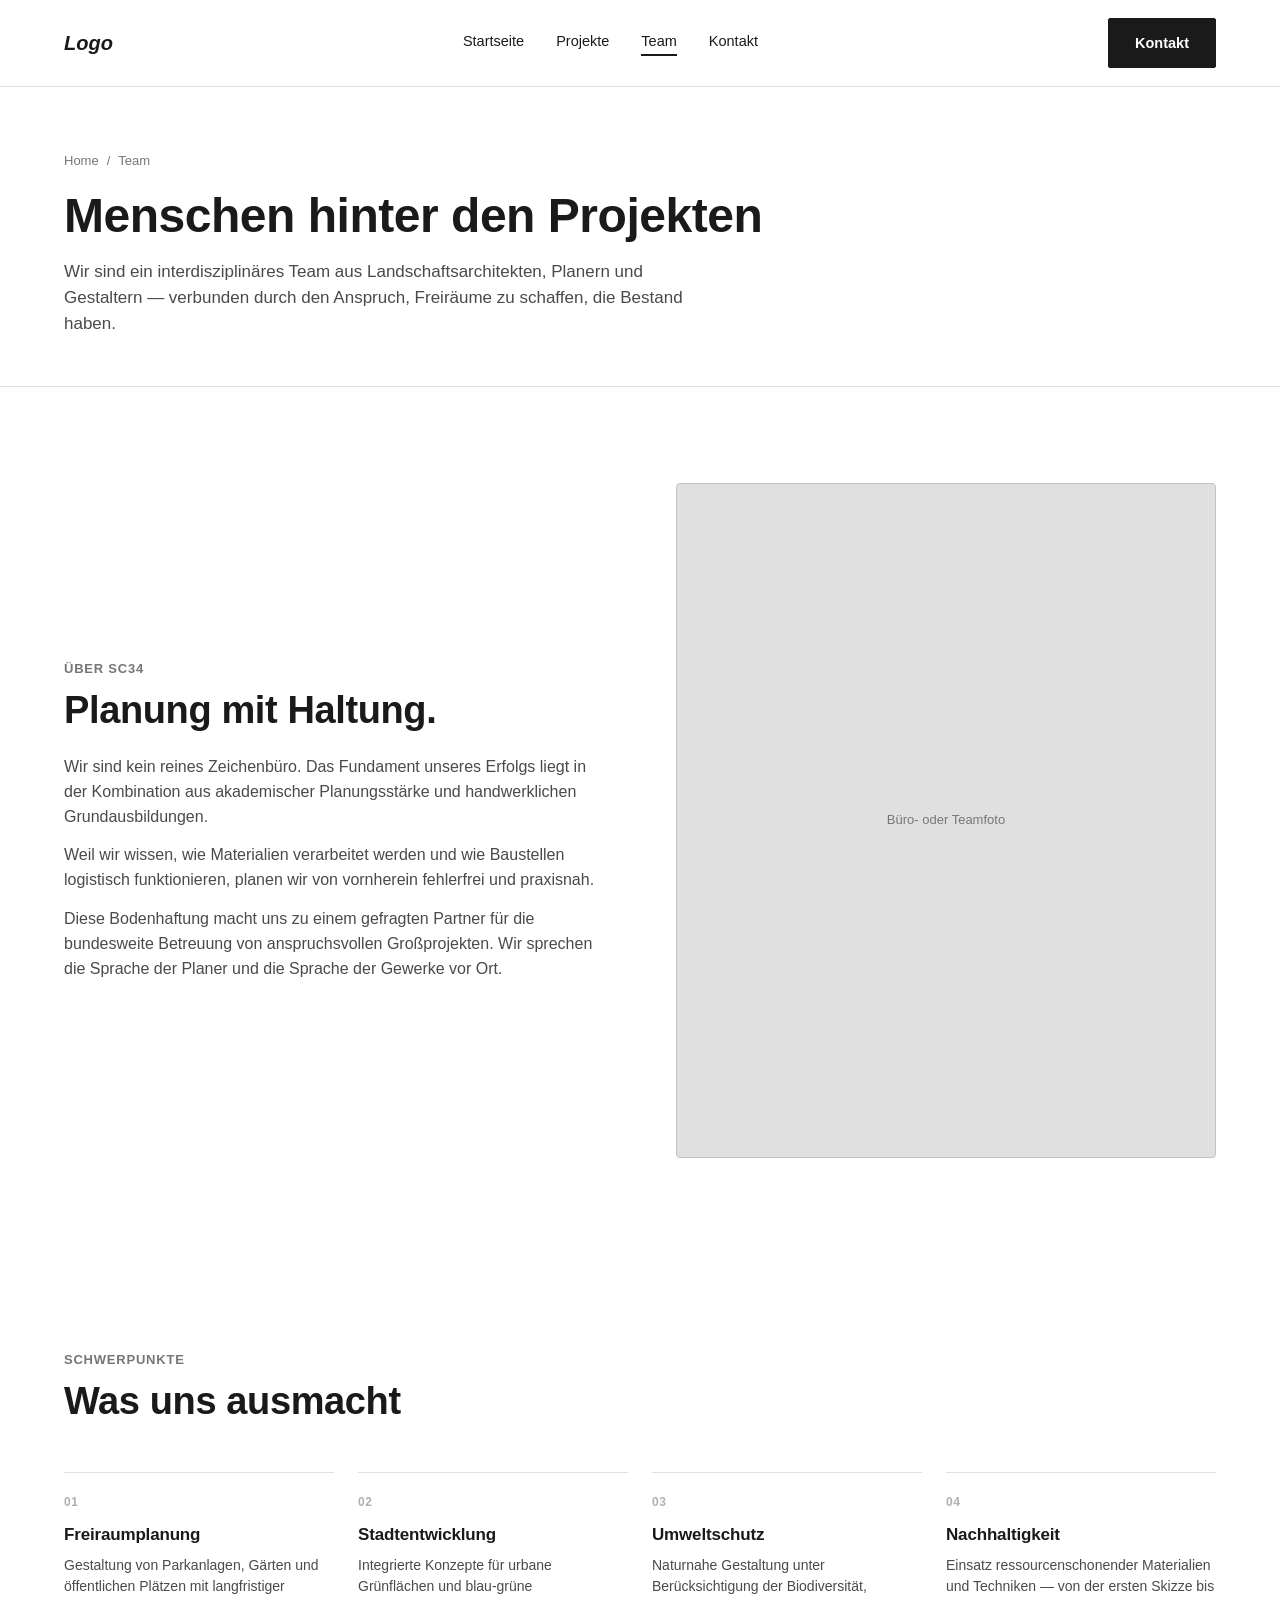
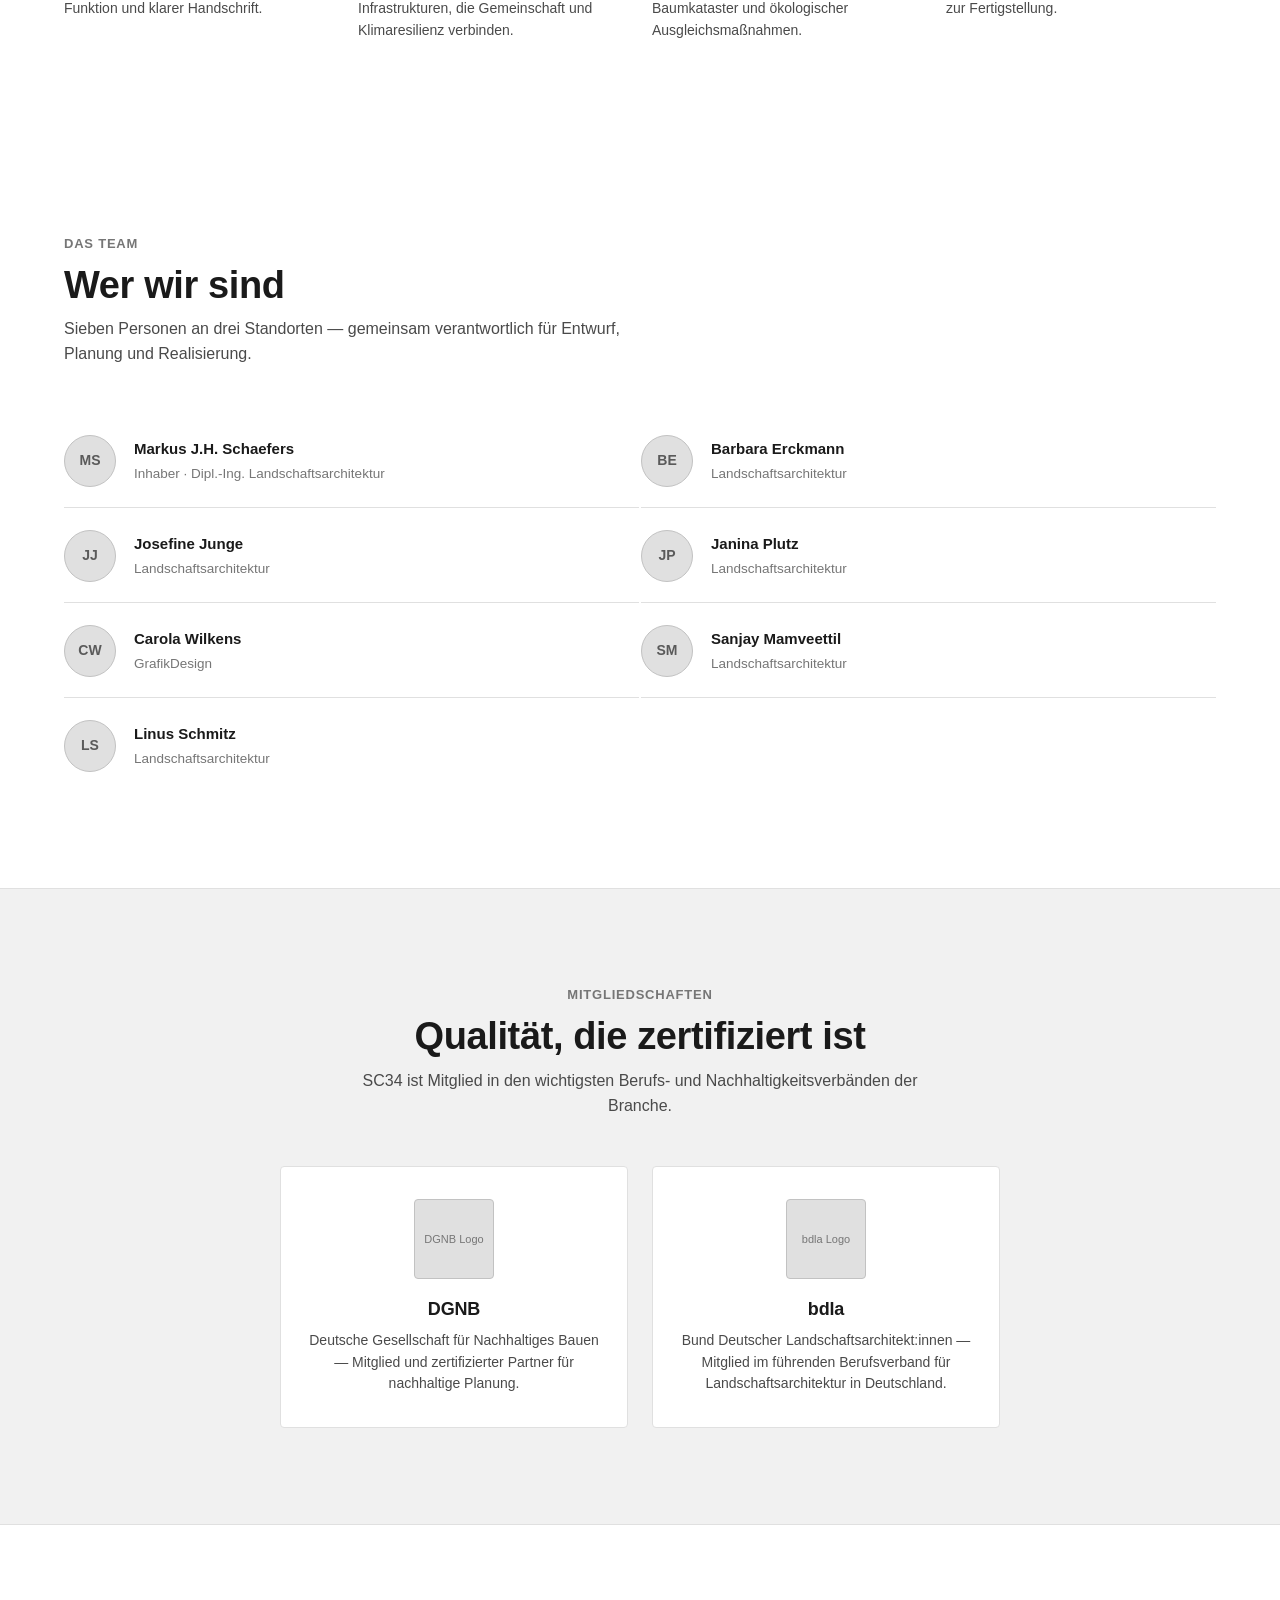
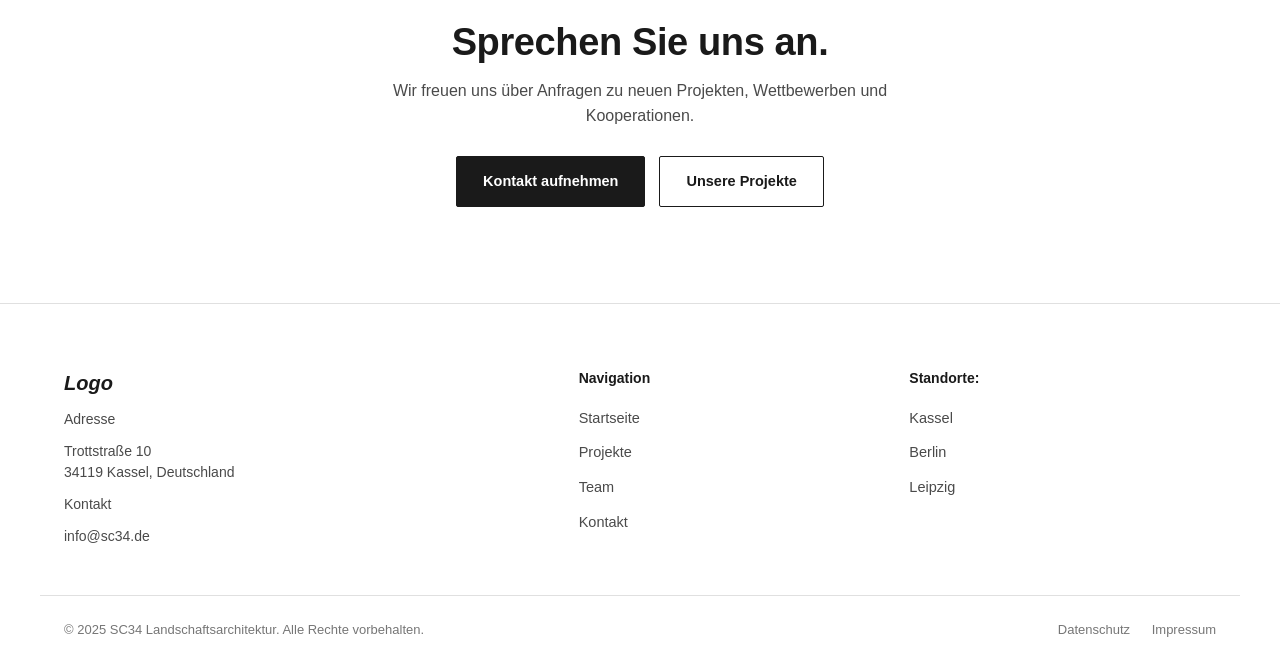
<file: team.html>
<!DOCTYPE html>
<html lang="de">
<head>
<meta charset="UTF-8">
<meta name="viewport" content="width=device-width, initial-scale=1.0">
<title>Team — SC34 Landschaftsarchitektur</title>
<link rel="stylesheet" href="style.css">
<link rel="stylesheet" href="team.css">
</head>
<body>

<!-- =========================================================
     AUFBAU DIESER SEITE:
     1. <header>              — identisch zur index.html
     2. <main>
        - .team-hero          Seitentitel + Einleitung
        - .team-philosophie   Büro-Text links, Bild rechts
        - .team-schwerpunkte  4 Leistungsfelder als Grid
        - .team-mitglieder    Kompakte Personenliste
        - .team-mitgliedschaften  DGNB + bdla als Qualitätssignal
        - .team-cta           Kontakt-Aufruf
     3. <footer>              — identisch zur index.html
     ========================================================= -->

<!-- HEADER: identisch zur index.html -->
<header class="site-header">
  <div class="container header-inner">
    <a href="index.html" class="logo">Logo</a>
    <nav class="main-nav">
      <a href="index.html">Startseite</a>
      <a href="projekte.html">Projekte</a>
      <a href="team.html"class="active">Team</a>
      <a href="kontakt.html">Kontakt</a>
    </nav>
    <a href="#" class="btn btn-dark">Kontakt</a>
    <button class="nav-toggle" aria-label="Menü öffnen" aria-expanded="false">
      <span></span><span></span><span></span>
    </button>
  </div>
</header>

<main>

  <!-- SEITEN-HERO
       Schmal und klar — kein großes Bild, nur Titel und
       ein einladender Einleitungssatz. -->
  <section class="team-hero">
    <div class="container">
      <nav class="breadcrumb-light" aria-label="Breadcrumb">
        <a href="index.html">Home</a>
        <span>/</span>
        <span>Team</span>
      </nav>
      <h1>Menschen hinter den Projekten</h1>
      <p>Wir sind ein interdisziplinäres Team aus Landschaftsarchitekten, Planern und Gestaltern — verbunden durch den Anspruch, Freiräume zu schaffen, die Bestand haben.</p>
    </div>
  </section>

  <!-- BÜRO-PHILOSOPHIE
       Zweispaltiges Layout: Text links, Bild rechts.
       Das Büro steht im Mittelpunkt — nicht einzelne Personen. -->
  <section class="team-philosophie">
    <div class="container team-philosophie-grid">

      <div class="philosophie-text">
        <span class="eyebrow">Über SC34</span>
        <h2>Planung mit Haltung.</h2>
        <p>Wir sind kein reines Zeichenbüro. Das Fundament unseres Erfolgs liegt in der Kombination aus akademischer Planungsstärke und handwerklichen Grundausbildungen.</p>
        <p>Weil wir wissen, wie Materialien verarbeitet werden und wie Baustellen logistisch funktionieren, planen wir von vornherein fehlerfrei und praxisnah.</p>
        <p>Diese Bodenhaftung macht uns zu einem gefragten Partner für die bundesweite Betreuung von anspruchsvollen Großprojekten. Wir sprechen die Sprache der Planer und die Sprache der Gewerke vor Ort.</p>
      </div>

      <div class="img-placeholder philosophie-bild">
        <span>Büro- oder Teamfoto</span>
      </div>

    </div>
  </section>

  <!-- SCHWERPUNKTE
       Die 4 Leistungsfelder als kompaktes Grid.
       Zeigt was das Büro kann — losgelöst von Personen. -->
  <section class="team-schwerpunkte">
    <div class="container">
      <div class="section-intro">
        <span class="eyebrow">Schwerpunkte</span>
        <h2>Was uns ausmacht</h2>
      </div>

      <div class="schwerpunkte-grid">
        <div class="schwerpunkt-item">
          <div class="schwerpunkt-nr">01</div>
          <h3>Freiraumplanung</h3>
          <p>Gestaltung von Parkanlagen, Gärten und öffentlichen Plätzen mit langfristiger Funktion und klarer Handschrift.</p>
        </div>
        <div class="schwerpunkt-item">
          <div class="schwerpunkt-nr">02</div>
          <h3>Stadtentwicklung</h3>
          <p>Integrierte Konzepte für urbane Grünflächen und blau-grüne Infrastrukturen, die Gemeinschaft und Klimaresilienz verbinden.</p>
        </div>
        <div class="schwerpunkt-item">
          <div class="schwerpunkt-nr">03</div>
          <h3>Umweltschutz</h3>
          <p>Naturnahe Gestaltung unter Berücksichtigung der Biodiversität, Baumkataster und ökologischer Ausgleichsmaßnahmen.</p>
        </div>
        <div class="schwerpunkt-item">
          <div class="schwerpunkt-nr">04</div>
          <h3>Nachhaltigkeit</h3>
          <p>Einsatz ressourcenschonender Materialien und Techniken — von der ersten Skizze bis zur Fertigstellung.</p>
        </div>
      </div>
    </div>
  </section>

  <!-- TEAM-MITGLIEDER
       Kompakte Listendarstellung — dezente Portraits,
       kein dominantes Bildformat. Wer kein Foto hat,
       bekommt einen Initialen-Avatar. -->
  <section class="team-mitglieder">
    <div class="container">
      <div class="section-intro">
        <span class="eyebrow">Das Team</span>
        <h2>Wer wir sind</h2>
        <p>Sieben Personen an drei Standorten — gemeinsam verantwortlich für Entwurf, Planung und Realisierung.</p>
      </div>

      <div class="mitglieder-grid">

        <!-- Markus J.H. Schaefers — Inhaber, bekommt etwas
             mehr Gewicht durch die Rolle "Inhaber", aber
             kein größeres Bild als die anderen -->
        <div class="mitglied">
          <div class="mitglied-avatar img-placeholder">
            <span>MS</span>
          </div>
          <div class="mitglied-info">
            <div class="mitglied-name">Markus J.H. Schaefers</div>
            <div class="mitglied-rolle">Inhaber · Dipl.-Ing. Landschaftsarchitektur</div>
          </div>
        </div>

        <div class="mitglied">
          <div class="mitglied-avatar img-placeholder">
            <span>BE</span>
          </div>
          <div class="mitglied-info">
            <div class="mitglied-name">Barbara Erckmann</div>
            <div class="mitglied-rolle">Landschaftsarchitektur</div>
          </div>
        </div>

        <div class="mitglied">
          <div class="mitglied-avatar img-placeholder">
            <span>JJ</span>
          </div>
          <div class="mitglied-info">
            <div class="mitglied-name">Josefine Junge</div>
            <div class="mitglied-rolle">Landschaftsarchitektur</div>
          </div>
        </div>

        <div class="mitglied">
          <div class="mitglied-avatar img-placeholder">
            <span>JP</span>
          </div>
          <div class="mitglied-info">
            <div class="mitglied-name">Janina Plutz</div>
            <div class="mitglied-rolle">Landschaftsarchitektur</div>
          </div>
        </div>

        <div class="mitglied">
          <!-- Carola Wilkens hat ein Foto auf der alten Seite -->
          <div class="mitglied-avatar img-placeholder">
            <span>CW</span>
          </div>
          <div class="mitglied-info">
            <div class="mitglied-name">Carola Wilkens</div>
            <div class="mitglied-rolle">GrafikDesign</div>
          </div>
        </div>

        <div class="mitglied">
          <div class="mitglied-avatar img-placeholder">
            <span>SM</span>
          </div>
          <div class="mitglied-info">
            <div class="mitglied-name">Sanjay Mamveettil</div>
            <div class="mitglied-rolle">Landschaftsarchitektur</div>
          </div>
        </div>

        <div class="mitglied">
          <div class="mitglied-avatar img-placeholder">
            <span>LS</span>
          </div>
          <div class="mitglied-info">
            <div class="mitglied-name">Linus Schmitz</div>
            <div class="mitglied-rolle">Landschaftsarchitektur</div>
          </div>
        </div>

      </div>
    </div>
  </section>

  <!-- MITGLIEDSCHAFTEN
       DGNB und bdla als eigene Sektion — sauber hervorgehoben
       statt im Footer versteckt. Das sind Qualitätssignale
       die Vertrauen schaffen und sichtbar sein sollten. -->
  <section class="team-mitgliedschaften">
    <div class="container">
      <div class="section-intro center">
        <span class="eyebrow">Mitgliedschaften</span>
        <h2>Qualität, die zertifiziert ist</h2>
        <p>SC34 ist Mitglied in den wichtigsten Berufs- und Nachhaltigkeitsverbänden der Branche.</p>
      </div>

      <div class="mitgliedschaften-grid">

        <div class="mitgliedschaft-card">
          <!-- Logo-Platzhalter: hier kommt das echte DGNB-Logo rein -->
          <div class="img-placeholder mitgliedschaft-logo">
            <span>DGNB Logo</span>
          </div>
          <h3>DGNB</h3>
          <p>Deutsche Gesellschaft für Nachhaltiges Bauen — Mitglied und zertifizierter Partner für nachhaltige Planung.</p>
        </div>

        <div class="mitgliedschaft-card">
          <div class="img-placeholder mitgliedschaft-logo">
            <span>bdla Logo</span>
          </div>
          <h3>bdla</h3>
          <p>Bund Deutscher Landschaftsarchitekt:innen — Mitglied im führenden Berufsverband für Landschaftsarchitektur in Deutschland.</p>
        </div>

      </div>
    </div>
  </section>

  <!-- KONTAKT-CTA -->
  <section class="contact-cta">
    <div class="container center">
      <h2>Sprechen Sie uns an.</h2>
      <p>Wir freuen uns über Anfragen zu neuen Projekten, Wettbewerben und Kooperationen.</p>
      <div class="btn-row center">
        <a href="#" class="btn btn-dark">Kontakt aufnehmen</a>
        <a href="projekte.html" class="btn btn-outline">Unsere Projekte</a>
      </div>
    </div>
  </section>

</main>

<!-- FOOTER: identisch zur index.html -->
<footer class="site-footer">
  <div class="container footer-grid">
    <div class="footer-brand">
      <div class="logo">Logo</div>
      <p>Adresse</p>
      <p>Trottstraße 10<br>34119 Kassel, Deutschland</p>
      <p>Kontakt</p>
      <p>info@sc34.de</p>
    </div>
    <div class="footer-col">
      <h4>Navigation</h4>
      <ul>
        <li><a href="index.html">Startseite</a></li>
        <li><a href="projekte.html">Projekte</a></li>
        <li><a href="team.html">Team</a></li>
        <li><a href="#">Kontakt</a></li>
      </ul>
    </div>
    <div class="footer-col">
      <h4>Standorte:</h4>
      <ul>
        <li><a href="#">Kassel</a></li>
        <li><a href="#">Berlin</a></li>
        <li><a href="#">Leipzig</a></li>
      </ul>
    </div>
  </div>
  <div class="container footer-bottom">
    <span>© 2025 SC34 Landschaftsarchitektur. Alle Rechte vorbehalten.</span>
    <span class="footer-legal">
      <a href="#">Datenschutz</a>
      <a href="#">Impressum</a>
    </span>
  </div>
</footer>

<script src="script.js"></script>
</body>
</html>
</file>
<file: style.css>
/* =========================================================
   SC34 — Wireframe-Umsetzung (Graustufen, Bildplatzhalter)
   Basierend auf Relume-Wireframe (Desktop + Mobile)

   AUFBAU DIESER DATEI (in dieser Reihenfolge):
   1. Variablen (:root)              — Farben, Abstände, Schrift
   2. Reset & Grundeinstellungen     — Basis für alle Elemente
   3. Wiederverwendbare Bausteine    — Buttons, Platzhalter, Tags
   4. Sektionen einzeln              — Header, Hero, Leistungen, ...
   5. Responsive (@media)            — Anpassungen für Tablet/Mobile
   ========================================================= */


/* ---------------------------------------------------------
   1. VARIABLEN
   Zentrale Werte, die überall in der Datei mit var(--name)
   wiederverwendet werden. Vorteil: Du änderst die Farbe nur
   HIER, und sie aktualisiert sich überall automatisch.
   --------------------------------------------------------- */
:root {
  --black: #1a1a1a;
  --dark: #2b2b2b;
  --gray-700: #4a4a4a;
  --gray-500: #767676;
  --gray-300: #c2c2c2;
  --gray-200: #e0e0e0;
  --gray-100: #f1f1f1;
  --white: #ffffff;

  --max-w: 1200px;   /* maximale Breite des Inhalts (.container) */
  --gap: 24px;        /* Standard-Abstand zwischen Grid-Elementen */
  --radius: 4px;       /* Eckenradius für Boxen/Bilder */

  /* EINHEITLICHES SPACING-SYSTEM
     Damit alle Sektionen den gleichen Innenabstand (oben/unten)
     haben, benutzen wir EINE Variable statt überall feste px-Werte
     einzutragen. Wenn du den Abstand zwischen Sektionen ändern willst,
     reicht es, --section-padding hier anzupassen. */
  --section-padding: 96px;
  --section-padding-mobile: 56px;

  --font: 'Helvetica Neue', Arial, sans-serif;
}


/* ---------------------------------------------------------
   2. RESET & GRUNDEINSTELLUNGEN
   --------------------------------------------------------- */

/* Setzt bei JEDEM Element die Standard-Abstände des Browsers
   zurück, damit wir volle Kontrolle haben und keine
   "unsichtbaren" Browser-Abstände uns überraschen. */
* { margin: 0; padding: 0; box-sizing: border-box; }

/* WICHTIG GEGEN HORIZONTALES SCROLLEN:
   box-sizing: border-box sorgt dafür, dass padding/border in die
   angegebene Breite eines Elements EINGERECHNET werden, statt
   addiert zu werden. Das ist die häufigste Ursache für ein
   Element, das breiter wird als der Bildschirm. */

html {
  scroll-behavior: smooth;
  overflow-x: hidden; /* zusätzliche Absicherung gegen seitliches Scrollen */
}

body {
  font-family: var(--font);
  color: var(--black);
  background: var(--white);
  line-height: 1.55;
  font-size: 16px;
  overflow-x: hidden; /* falls trotzdem mal ein Element überläuft, wird nur
                          abgeschnitten statt einen Scrollbalken zu erzeugen */
}

/* Bilder/Platzhalter dürfen nie breiter werden als ihr Container.
   Das ist eine der häufigsten Ursachen für horizontales Scrollen. */
img, svg {
  max-width: 100%;
  display: block;
}

h1, h2, h3 {
  font-weight: 600;
  line-height: 1.15;
  letter-spacing: -0.01em;
}

h1 { font-size: clamp(32px, 4.4vw, 52px); }
h2 { font-size: clamp(26px, 3.2vw, 38px); }
h3 { font-size: 19px; font-weight: 600; }

p { color: var(--gray-700); }

a { color: inherit; text-decoration: none; }

ul { list-style: none; }

/* .container begrenzt den Inhalt auf eine maximale Breite und
   zentriert ihn. Wird in (fast) jeder Sektion als Wrapper benutzt. */
.container {
  max-width: var(--max-w);
  margin: 0 auto;
  padding: 0 24px;
  width: 100%; /* WICHTIG: ohne dies kann der Container in manchen
                   Browsern breiter werden als 100% und Scroll auslösen */
}

/* EINHEITLICHER ABSTAND FÜR ALLE SEKTIONEN
   Jede <section> bekommt automatisch denselben oberen/unteren
   Abstand. Das war der Grund für "ungleiche Abstände" – vorher
   hatte jede Sektion teils eigene Werte. Jetzt: eine Quelle. */
section {
  padding-top: var(--section-padding);
  padding-bottom: var(--section-padding);
}

.center { text-align: center; }

.eyebrow {
  display: block;
  font-size: 13px;
  font-weight: 600;
  letter-spacing: 0.06em;
  text-transform: uppercase;
  color: var(--gray-500);
  margin-bottom: 10px;
}

.section-intro {
  max-width: 560px;
  margin-bottom: 48px;
}
.section-intro.center { max-width: 560px; margin-left: auto; margin-right: auto; }
.section-intro p { margin-top: 10px; }


/* ---------------------------------------------------------
   3. WIEDERVERWENDBARE BAUSTEINE
   (Buttons, Bildplatzhalter, Tags — werden in mehreren
   Sektionen benutzt)
   --------------------------------------------------------- */

/* --- Buttons --- */
.btn {
  display: inline-block;
  padding: 13px 26px;
  border-radius: 2px;
  font-size: 14.5px;
  font-weight: 600;
  border: 1px solid var(--black);
  transition: opacity 0.2s ease;
}
.btn:hover { opacity: 0.75; }

.btn-dark {
  background: var(--black);
  color: var(--white);
}

.btn-outline {
  background: transparent;
  color: var(--black);
}

.btn-row {
  display: flex;
  flex-wrap: wrap; /* Buttons brechen auf kleinen Screens um statt
                       die Seite zu verbreitern */
  gap: 14px;
  margin-top: 28px;
}
.btn-row.center { justify-content: center; }

.link-arrow {
  font-size: 14px;
  font-weight: 600;
  display: inline-block;
  margin-top: 16px;
}

/* --- Bild- / Icon-Platzhalter ---
   .img-placeholder ist die graue Box mit "Bild"-Beschriftung.
   aspect-ratio sorgt dafür, dass die Box ein festes
   Seitenverhältnis hat, OHNE dass wir eine feste Höhe in px
   angeben müssen — das macht die Box automatisch responsive. */
.img-placeholder {
  background: var(--gray-200);
  border: 1px solid var(--gray-300);
  border-radius: var(--radius);
  display: flex;
  align-items: center;
  justify-content: center;
  color: var(--gray-500);
  font-size: 13px;
  width: 100%;    /* füllt immer die Breite der Grid-Zelle */
  height: auto;   /* Höhe ergibt sich aus aspect-ratio, nicht aus Inhalt */
  overflow: hidden; /* falls später ein echtes Bild eingesetzt wird,
                        wird es sauber auf die Box zugeschnitten */
}

.icon-placeholder {
  width: 40px;
  height: 40px;
  background: var(--gray-200);
  border: 1px solid var(--gray-300);
  border-radius: 50%;
  margin-bottom: 18px;
}


/* ---------------------------------------------------------
   4. SEKTIONEN
   --------------------------------------------------------- */

/* --- Header / Navigation --- */
.main-nav a.active {
  border-bottom: 2px solid var(--black);
  padding-bottom: 2px;
}
.site-header {
  border-bottom: 1px solid var(--gray-200);
  position: sticky;
  top: 0;
  background: var(--white);
  z-index: 100; /* bleibt über allen anderen Inhalten beim Scrollen */
}

.header-inner {
  position: relative; /* Bezugspunkt für das mobile Dropdown-Menü unten */
  display: flex;
  align-items: center;
  justify-content: space-between;
  padding-top: 18px;
  padding-bottom: 18px;
}

.logo {
  font-size: 20px;
  font-weight: 700;
  font-style: italic;
}

.main-nav {
  display: flex;
  gap: 32px;
}
.main-nav a {
  font-size: 14.5px;
  font-weight: 500;
}
.main-nav a:hover { color: var(--gray-500); }

/* Hamburger-Button: nur sichtbar auf Mobile (siehe @media unten).
   Die drei Linien werden über .nav-toggle span erzeugt. */
.nav-toggle {
  display: none;
  flex-direction: column;
  justify-content: center;
  gap: 5px;
  width: 36px;
  height: 36px;
  background: none;
  border: none;
  cursor: pointer;
  padding: 6px;
}
.nav-toggle span {
  width: 100%;
  height: 2px;
  background: var(--black);
  transition: transform 0.25s ease, opacity 0.25s ease;
}

/* Wenn das Menü offen ist (Klasse wird per JavaScript gesetzt,
   siehe script.js), verwandeln sich die drei Linien in ein "X". */
.nav-toggle.is-active span:nth-child(1) {
  transform: translateY(7px) rotate(45deg);
}
.nav-toggle.is-active span:nth-child(2) {
  opacity: 0;
}
.nav-toggle.is-active span:nth-child(3) {
  transform: translateY(-7px) rotate(-45deg);
}

/* --- Hero --- */
.hero-grid {
  display: grid;
  grid-template-columns: 1fr 1fr;
  gap: 56px;
  align-items: center;
}

.hero-text p {
  margin-top: 18px;
  max-width: 440px;
  font-size: 16px;
}

.hero-image {
  aspect-ratio: 4/3;
}

/* --- Leistungen / Services --- */
.services-grid {
  display: grid;
  grid-template-columns: repeat(4, 1fr);
  gap: var(--gap);

}

.service-card p { font-size: 14.5px; margin-top: 4px; }

.services-footer {
  margin-top: 48px;
  display: flex;
  justify-content: center;
}

/* --- Über uns --- */
.about-text {
  max-width: 720px;
  margin: 24px auto 0;
  text-align: center;
  font-size: 16px;
}

/* --- Projekte --- */
.projects-grid {
  display: grid;
  grid-template-columns: repeat(3, 1fr);
  gap: var(--gap);
}

.project-image {
  aspect-ratio: 4/3;
  margin-bottom: 18px;
}

.project-card h3 { margin-bottom: 6px; }
.project-card p { font-size: 14.5px; }

.tag-row {
  display: flex;
  flex-wrap: wrap; /* Tags brechen um statt die Karte zu verbreitern */
  gap: 8px;
  margin-top: 14px;
}

.tag {
  font-size: 12px;
  font-weight: 600;
  padding: 5px 11px;
  border: 1px solid var(--gray-300);
  border-radius: 20px;
  color: var(--gray-700);
}

/* --- CAD / Entwürfe ---
   FIX: Vorher hatte .cad-large ein eigenes aspect-ratio (16/10),
   das in Kombination mit dem 2-spaltigen Grid dazu führen konnte,
   dass die Box höher wurde als die Nachbarbox UND optisch in den
   Bereich der nächsten Sektion hineinzuragen schien. Lösung:
   Grid-Items bekommen "align-items: start", damit sie sich nicht
   künstlich auf die Höhe der Nachbarzelle strecken. */
.cad-grid {
  display: grid;
  grid-template-columns: repeat(2, 1fr);
  gap: var(--gap);
  align-items: start; /* verhindert, dass Grid-Zellen sich auf die
                          Höhe der größten Nachbarzelle strecken */
}

.cad-image { aspect-ratio: 4/3; }
.cad-image.cad-large { aspect-ratio: 16/10; }

/* --- Zahlen / Stats --- */
.stats { background: var(--gray-100); }

.stats-grid {
  display: grid;
  grid-template-columns: 1fr 1.4fr;
  gap: 56px;
  align-items: center;
}

.stats-text p { margin-top: 14px; }

.stats-numbers {
  display: grid;
  grid-template-columns: repeat(3, 1fr);
  gap: var(--gap);
}

.stat-box {
  background: var(--white);
  border: 1px solid var(--gray-200);
  border-radius: var(--radius);
  padding: 28px 20px;
}

.stat-num {
  font-size: clamp(32px, 3.6vw, 44px);
  font-weight: 700;
  margin-bottom: 8px;
}

.stat-label {
  font-size: 13.5px;
  color: var(--gray-700);
}

/* --- Kontakt CTA --- */
.contact-cta .container { max-width: 560px; }
.contact-cta p { margin-top: 14px; }

/* --- Footer --- */
.site-footer {
  border-top: 1px solid var(--gray-200);
  padding-top: 64px;
}

.footer-grid {
  display: grid;
  grid-template-columns: 1.6fr 1fr 1fr;
  gap: var(--gap);
  padding-bottom: 48px;
}

.footer-brand p {
  font-size: 14px;
  margin-top: 10px;
}
.footer-brand .logo { margin-bottom: 6px; }

.footer-col h4 {
  font-size: 14px;
  font-weight: 600;
  margin-bottom: 16px;
}
.footer-col ul { display: flex; flex-direction: column; gap: 10px; }
.footer-col a { font-size: 14.5px; color: var(--gray-700); }
.footer-col a:hover { color: var(--black); }

.footer-bottom {
  border-top: 1px solid var(--gray-200);
  padding: 24px;
  display: flex;
  flex-wrap: wrap;
  justify-content: space-between;
  gap: 10px;
  font-size: 13px;
  color: var(--gray-500);
}
.footer-legal a { margin-left: 18px; }


/* =========================================================
   5. RESPONSIVE — Tablet & Mobile
   Alles ab hier überschreibt die Regeln von oben, sobald der
   Bildschirm schmaler als die angegebene Breite ist.
   ========================================================= */

@media (max-width: 860px) {

  /* kleinerer Sektion-Abstand auf Mobile, über die Variable
     gesteuert statt fest verdrahtet */
  section {
    padding-top: var(--section-padding-mobile);
    padding-bottom: var(--section-padding-mobile);
  }

  /* Desktop-Menü standardmäßig ausblenden, Hamburger-Button einblenden */
  .main-nav { display: none; }
  .nav-toggle { display: flex; }

  /* Mobile-Dropdown-Menü: wird per JavaScript (script.js) mit der
     Klasse .is-open versehen, sobald auf den Hamburger geklickt wird. */
  .main-nav.is-open {
    display: flex;
    flex-direction: column;
    position: absolute;
    top: 100%;
    left: 0;
    right: 0;
    background: var(--white);
    border-bottom: 1px solid var(--gray-200);
    padding: 16px 24px 24px;
    gap: 18px;
  }

  .hero-grid {
    grid-template-columns: 1fr;
    gap: 32px;
  }

  .services-grid {
    grid-template-columns: 1fr 1fr;
    row-gap: 36px;
  }

  .projects-grid {
    grid-template-columns: 1fr;
  }

  .cad-grid {
    grid-template-columns: 1fr;
  }
  .cad-image.cad-large { aspect-ratio: 4/3; }

  .stats-grid {
    grid-template-columns: 1fr;
    gap: 32px;
  }
  .stats-numbers {
    grid-template-columns: 1fr 1fr;
  }

  .footer-grid {
    grid-template-columns: 1fr;
    gap: 36px;
  }

  .footer-bottom {
    flex-direction: column;
    text-align: center;
  }
  .footer-legal a:first-child { margin-left: 0; }
}

@media (max-width: 480px) {
  .services-grid { grid-template-columns: 1fr; }
  .stats-numbers { grid-template-columns: 1fr; }
}


/* ---------- Accessibility ---------- */
a:focus-visible, button:focus-visible {
  outline: 2px solid var(--black);
  outline-offset: 3px;
}

@media (prefers-reduced-motion: reduce) {
  * { scroll-behavior: auto !important; transition: none !important; }
}
</file>
<file: kontakt.css>
/* =========================================================
   SC34 — kontakt.css
   Stile NUR für die Kontaktseite (kontakt.html).

   Setzt style.css voraus.

   AUFBAU:
   1. Aktiver Navlink
   2. Kontakt-Hero
   3. Zweispaltiges Layout
   4. Formular
   5. Ansprechpartner & Infos rechts
   6. Responsive
   ========================================================= */


/* ---------------------------------------------------------
   1. AKTIVER NAVLINK
   --------------------------------------------------------- */
.main-nav a.active {
  border-bottom: 2px solid var(--black);
  padding-bottom: 2px;
}


/* ---------------------------------------------------------
   2. KONTAKT-HERO
   --------------------------------------------------------- */
.kontakt-hero {
  padding-top: 64px;
  padding-bottom: 48px;
  border-bottom: 1px solid var(--gray-200);
}

.breadcrumb-light {
  display: flex;
  align-items: center;
  gap: 8px;
  font-size: 13px;
  color: var(--gray-500);
  margin-bottom: 16px;
}
.breadcrumb-light a { color: var(--gray-500); }
.breadcrumb-light a:hover { color: var(--black); }

.kontakt-hero h1 {
  font-size: clamp(32px, 4vw, 48px);
  margin-bottom: 16px;
}

.kontakt-hero p {
  font-size: 17px;
  max-width: 560px;
  color: var(--gray-700);
}


/* ---------------------------------------------------------
   3. ZWEISPALTIGES LAYOUT
   Links: Formular (breiter)
   Rechts: Ansprechpartner + Infos (schmaler)
   --------------------------------------------------------- */
.kontakt-grid {
  display: grid;
  grid-template-columns: 1.1fr 0.9fr;
  gap: 80px;
  align-items: start;   /* beide Spalten starten oben */
}

.kontakt-formular h2 {
  margin-bottom: 8px;
}

.kontakt-formular > p {
  font-size: 15px;
  color: var(--gray-700);
  margin-bottom: 36px;
}


/* ---------------------------------------------------------
   4. FORMULAR
   Saubere Formularstile — jedes Feld hat ein Label darüber,
   einheitliche Höhe und Abstände.
   --------------------------------------------------------- */
.formular {
  display: flex;
  flex-direction: column;
  gap: 22px;
}

/* Jede Feld-Gruppe: Label + Input untereinander */
.form-group {
  display: flex;
  flex-direction: column;
  gap: 7px;
}

.form-group label {
  font-size: 14px;
  font-weight: 600;
  color: var(--black);
}

/* Pflichtfeld-Stern: dezent rot */
.pflicht { color: #c0392b; }

/* Gemeinsame Stile für Input, Select und Textarea */
.form-group input,
.form-group select,
.form-group textarea {
  width: 100%;
  padding: 13px 16px;
  border: 1px solid var(--gray-300);
  border-radius: var(--radius);
  font-family: var(--font);
  font-size: 15px;
  color: var(--black);
  background: var(--white);
  transition: border-color 0.18s ease;
  appearance: none;   /* entfernt Browser-Standard-Styling bei Select */
}

/* Fokus-Zustand: Rahmen wird dunkler wenn das Feld aktiv ist */
.form-group input:focus,
.form-group select:focus,
.form-group textarea:focus {
  outline: none;
  border-color: var(--black);
}

.form-group textarea {
  resize: vertical;   /* nur vertikales Resizing erlaubt */
  min-height: 140px;
}

/* Select: eigener Pfeil-Indikator da appearance: none
   den Browser-Standard-Pfeil entfernt */
.form-group select {
  background-image: url("data:image/svg+xml,%3Csvg xmlns='http://www.w3.org/2000/svg' width='12' height='8' viewBox='0 0 12 8'%3E%3Cpath d='M1 1l5 5 5-5' stroke='%231a1a1a' stroke-width='1.5' fill='none' stroke-linecap='round'/%3E%3C/svg%3E");
  background-repeat: no-repeat;
  background-position: right 16px center;
  padding-right: 40px;
  cursor: pointer;
}

/* Datenschutz-Checkbox: horizontal nebeneinander */
.form-check {
  flex-direction: row !important;
  align-items: flex-start;
  gap: 12px;
}

.form-check input[type="checkbox"] {
  width: 18px;
  height: 18px;
  flex-shrink: 0;
  margin-top: 2px;
  cursor: pointer;
  accent-color: var(--black); /* Haken-Farbe in unterstützenden Browsern */
}

.form-check label {
  font-size: 13.5px;
  font-weight: 400;  /* nicht fett bei der Datenschutz-Checkbox */
  line-height: 1.5;
  color: var(--gray-700);
  cursor: pointer;
}

.form-check a {
  color: var(--black);
  text-decoration: underline;
}

/* Submit-Button: volle Breite */
.btn-submit {
  width: 100%;
  text-align: center;
  padding: 15px;
  font-size: 15px;
}

.pflicht-hinweis {
  font-size: 12.5px;
  color: var(--gray-500);
  margin-top: -8px;  /* näher am Button */
}


/* ---------------------------------------------------------
   5. ANSPRECHPARTNER & INFOS (rechte Spalte)
   --------------------------------------------------------- */

/* Ansprechpartner-Karte */
.ansprechpartner { margin-bottom: 0; }
.ansprechpartner .eyebrow { margin-bottom: 18px; }

.ap-card {
  display: flex;
  align-items: center;
  gap: 16px;
  margin-bottom: 24px;
}

/* Kleiner runder Avatar — wie auf der Team-Seite */
.ap-avatar {
  width: 52px;
  height: 52px;
  border-radius: 50%;
  flex-shrink: 0;
  font-size: 14px;
  font-weight: 600;
}

.ap-name {
  font-size: 15px;
  font-weight: 600;
  margin-bottom: 3px;
}

.ap-rolle {
  font-size: 13px;
  color: var(--gray-500);
}

/* Kontaktdaten-Liste */
.kontakt-daten {
  list-style: none;
  display: flex;
  flex-direction: column;
  gap: 12px;
}

.kontakt-daten li {
  display: flex;
  flex-direction: column;
  gap: 3px;
}

.kontakt-label {
  font-size: 11px;
  font-weight: 600;
  letter-spacing: 0.07em;
  text-transform: uppercase;
  color: var(--gray-500);
}

.kontakt-wert {
  font-size: 15px;
  font-weight: 500;
  color: var(--black);
}
.kontakt-wert:hover { color: var(--gray-500); }

/* Trennlinie zwischen den Info-Blöcken */
.info-divider {
  border: none;
  border-top: 1px solid var(--gray-200);
  margin: 28px 0;
}

/* Projektgebiete */
.projektgebiete .eyebrow { margin-bottom: 10px; }

.projektgebiete-claim {
  font-size: 16px;
  font-style: italic;
  color: var(--gray-700);
  margin-bottom: 20px;
}

.gebiete-liste {
  display: flex;
  flex-direction: column;
  gap: 12px;
  margin-bottom: 16px;
}

.gebiet {
  display: flex;
  justify-content: space-between;
  align-items: center;
  padding-bottom: 12px;
  border-bottom: 1px solid var(--gray-200);
}
.gebiet:last-child { border-bottom: none; padding-bottom: 0; }

.gebiet-name {
  font-size: 15px;
  font-weight: 600;
}

.gebiet-sub {
  font-size: 13px;
  color: var(--gray-500);
}

.projektgebiete-hinweis {
  font-size: 13px;
  color: var(--gray-500);
  font-style: italic;
}

/* Reaktionszeit */
.reaktionszeit .eyebrow { margin-bottom: 10px; }
.reaktionszeit p {
  font-size: 14.5px;
  color: var(--gray-700);
  line-height: 1.6;
}
.reaktionszeit strong { color: var(--black); }


/* ---------------------------------------------------------
   6. RESPONSIVE
   --------------------------------------------------------- */
@media (max-width: 860px) {

  /* Einspaltig auf Tablet/Mobile:
     Formular oben, Infos darunter */
  .kontakt-grid {
    grid-template-columns: 1fr;
    gap: 48px;
  }
}

@media (max-width: 480px) {
  .gebiet { flex-direction: column; align-items: flex-start; gap: 2px; }
}
</file>
<file: projekt.css>
/* =========================================================
   SC34 — projekt.css
   Stile NUR für die Projektdetailseite (projekt.html).

   WICHTIG: Diese Datei setzt style.css voraus — dort sind
   bereits definiert: Variablen, Reset, Header, Footer,
   Buttons, .img-placeholder, .tag-row, .eyebrow etc.
   Hier steht nur, was NEU für die Projektseite dazukommt.

   AUFBAU:
   1. Projekt-Hero        — Vollbreite-Bild + Titel-Overlay
   2. Projekt-Meta        — Eckdaten-Zeile
   3. Projekt-Content     — Text + Galerie nebeneinander
   4. Nächstes Projekt    — Kachel am Seitenende
   5. Responsive
   ========================================================= */


/* ---------------------------------------------------------
   1. PROJEKT-HERO
   Das erste große Bild nimmt die volle Seitenbreite ein.
   Der Titel liegt als Overlay unten auf dem Bild.
   --------------------------------------------------------- */
.projekt-hero {
  /* kein section-padding hier — der Hero soll direkt unter
     dem Header starten, ohne Leerraum oben */
  padding: 0;
  position: relative; /* Bezugspunkt für den Text-Overlay unten */
}

/* Das Bild selbst: Vollbreite, feste Höhe per aspect-ratio */
.projekt-hero-image {
  width: 100%;
  aspect-ratio: 16/7;    /* breites Querformat, typisch für Hero-Bilder */
  border-radius: 0;      /* kein Radius — läuft bis an den Rand */
}

/* Der Container mit dem Titel liegt ÜBER dem Bild.
   position: absolute hebt ihn aus dem normalen Seitenfluss,
   bottom: 0 klebt ihn ans untere Ende des Hero-Bereichs. */
.projekt-hero-text {
  position: absolute;
  bottom: 0;
  left: 0;
  right: 0;
  /* Gradient von unten: macht den Text lesbar vor dem Foto */
  background: linear-gradient(to top, rgba(0,0,0,0.65) 0%, transparent 100%);
  padding: 48px 24px 36px;
  max-width: var(--max-w);
  margin: 0 auto;
}

/* Damit .projekt-hero-text sich auf den Hero bezieht
   (und nicht auf den gesamten Viewport), braucht
   .projekt-hero "position: relative" — das steht oben. */

.projekt-hero h1 {
  color: var(--white);
  margin: 10px 0 16px;
  font-size: clamp(28px, 3.6vw, 46px);
}

/* Tags auf dem Hero-Bild: weißer Hintergrund mit Transparenz */
.projekt-hero .tag-row { margin-top: 0; }
.projekt-hero .tag {
  background: rgba(255,255,255,0.92);
  border-color: transparent;
}

/* Breadcrumb: kleine Navigation oben im Hero-Overlay.
   Zeigt dem Nutzer: Home › Projekte › Projektname */
.breadcrumb {
  display: flex;
  align-items: center;
  gap: 8px;
  font-size: 13px;
  color: rgba(255,255,255,0.75);
}
.breadcrumb a { color: rgba(255,255,255,0.75); }
.breadcrumb a:hover { color: var(--white); }
.breadcrumb span { color: rgba(255,255,255,0.5); }


/* ---------------------------------------------------------
   2. PROJEKT-META
   Schmale Zeile mit Eckdaten: Standort, Leistung, Status...
   Hellgrauer Hintergrund trennt sie visuell vom Hero und
   vom Inhalt darunter.
   --------------------------------------------------------- */
.projekt-meta-section {
  padding-top: 0;           /* kein Abstand oben — klebt am Hero */
  padding-bottom: 0;
  background: var(--gray-100);
  border-bottom: 1px solid var(--gray-200);
}

/* Flex-Layout: alle Meta-Items in einer Zeile, gleichmäßig verteilt */
.projekt-meta-grid {
  display: flex;
  gap: 0;
  padding: 28px 0;
}

.meta-item {
  flex: 1;                  /* alle Items gleich breit */
  padding: 0 24px;
  border-left: 1px solid var(--gray-200); /* Trennlinie zwischen Items */
}
.meta-item:first-child {
  border-left: none;        /* erstes Item ohne linke Linie */
  padding-left: 0;
}

.meta-label {
  display: block;
  font-size: 11px;
  font-weight: 600;
  letter-spacing: 0.07em;
  text-transform: uppercase;
  color: var(--gray-500);
  margin-bottom: 5px;
}

.meta-value {
  display: block;
  font-size: 14.5px;
  font-weight: 500;
  color: var(--black);
}


/* ---------------------------------------------------------
   3. PROJEKT-CONTENT
   Zweispaltiges Layout: Text links, Bildergalerie rechts.
   --------------------------------------------------------- */
.projekt-content-grid {
  display: grid;
  grid-template-columns: 1fr 1.3fr;  /* rechte Spalte (Galerie) etwas breiter */
  gap: 72px;
  align-items: start;    /* beide Spalten starten oben, strecken sich nicht */
}

/* --- Linke Spalte: Text --- */
.projekt-text h2 {
  margin: 10px 0 20px;
}

/* Abstand zwischen den Textabsätzen */
.projekt-text p + p {
  margin-top: 16px;
}

/* Leistungsblock: strukturierte Liste der erbrachten Leistungen */
.projekt-leistungen {
  margin-top: 36px;
  padding-top: 28px;
  border-top: 1px solid var(--gray-200);
}

.projekt-leistungen h3 {
  font-size: 15px;
  font-weight: 600;
  margin-bottom: 14px;
}

.leistungen-liste {
  list-style: none;
  display: flex;
  flex-direction: column;
  gap: 10px;
}

/* Jeder Listenpunkt bekommt einen grünen Haken-ähnlichen
   Strich als visuelles Marker-Element */
.leistungen-liste li {
  font-size: 14.5px;
  color: var(--gray-700);
  padding-left: 18px;
  position: relative;
}
.leistungen-liste li::before {
  content: '—';
  position: absolute;
  left: 0;
  color: var(--gray-400);
}

/* --- Rechte Spalte: Galerie --- */

/* Das Galerie-Raster:
   .galerie-gross nimmt die volle Breite (beide Spalten),
   danach kommen die kleineren Bilder in 2 Spalten. */
.galerie-grid {
  display: grid;
  grid-template-columns: 1fr 1fr;
  gap: 12px;
}

.galerie-bild {
  aspect-ratio: 4/3;
  border-radius: var(--radius);
}

/* Erstes Bild: volle Breite über beide Spalten
   grid-column: 1 / -1 bedeutet "von Spalte 1 bis zur letzten" */
.galerie-bild.galerie-gross {
  grid-column: 1 / -1;  /* volle Breite des Galerie-Rasters */
  aspect-ratio: 16/9;   /* breiteres Format für das Hauptbild */
}


/* ---------------------------------------------------------
   4. NÄCHSTES PROJEKT
   Kachel am Seitenende mit Vorschaubild + Projektinfos.
   Lädt zum Weiterstöbern ein und verlinkt intern.
   --------------------------------------------------------- */
.projekt-next {
  background: var(--gray-100);
  border-top: 1px solid var(--gray-200);
}

/* Die Kachel selbst ist ein <a>-Tag, damit der gesamte
   Bereich klickbar ist (nicht nur der Link-Text) */
.next-card {
  display: block;
  margin-top: 28px;
  border: 1px solid var(--gray-200);
  border-radius: var(--radius);
  background: var(--white);
  overflow: hidden;
  transition: box-shadow 0.2s ease;
}
.next-card:hover {
  box-shadow: 0 4px 20px rgba(0,0,0,0.08);
}

/* Innen: Bild links, Text rechts */
.next-card-inner {
  display: grid;
  grid-template-columns: 280px 1fr;
  align-items: center;
}

.next-bild {
  aspect-ratio: 4/3;
  border-radius: 0;      /* kein Radius — sitzt am Kartenrand */
  height: 100%;          /* füllt die volle Höhe der Karte */
}

.next-text {
  padding: 32px 36px;
}

.next-label {
  display: block;
  font-size: 12px;
  font-weight: 600;
  letter-spacing: 0.07em;
  text-transform: uppercase;
  color: var(--gray-500);
  margin-bottom: 10px;
}

.next-text h3 {
  font-size: 20px;
  margin-bottom: 8px;
}

.next-text p {
  font-size: 14.5px;
  margin-bottom: 16px;
}

/* "Alle Projekte"-Button: zentriert unter der Kachel */
.back-link {
  margin-top: 28px;
  display: flex;
  justify-content: center;
}


/* ---------------------------------------------------------
   5. RESPONSIVE
   --------------------------------------------------------- */
@media (max-width: 860px) {

  /* Hero: Bild wird höher auf Mobile, damit es nicht zu
     flach wirkt wenn die Breite schmaler ist */
  .projekt-hero-image { aspect-ratio: 4/3; }

  /* Meta-Zeile: auf Mobile untereinander statt nebeneinander */
  .projekt-meta-grid {
    flex-direction: column;
    gap: 16px;
    padding: 24px 0;
  }
  .meta-item {
    border-left: none;
    padding-left: 0;
    border-top: 1px solid var(--gray-200);
    padding-top: 14px;
  }
  .meta-item:first-child { border-top: none; padding-top: 0; }

  /* Content: Spalten untereinander statt nebeneinander */
  .projekt-content-grid {
    grid-template-columns: 1fr;
    gap: 40px;
  }

  /* Galerie auf Mobile: Hauptbild + 2er-Grid bleibt,
     aber enger zusammengerückt */
  .galerie-grid { gap: 8px; }

  /* Nächstes Projekt: Bild oben, Text unten */
  .next-card-inner {
    grid-template-columns: 1fr;
  }
  .next-bild {
    aspect-ratio: 16/9;
    height: auto;
  }
  .next-text { padding: 24px; }
}

@media (max-width: 480px) {
  /* Auf sehr kleinen Screens: Galerie einspaltig */
  .galerie-grid { grid-template-columns: 1fr; }
  .galerie-bild.galerie-gross { grid-column: 1; }
}
</file>
<file: projekte.css>
/* =========================================================
   SC34 — projekte.css
   Stile NUR für die Projektübersichtsseite (projekte.html).

   Setzt style.css voraus — Variablen, Reset, Header, Footer,
   Buttons, .img-placeholder, .tag-row, .eyebrow sind dort
   bereits definiert.

   AUFBAU:
   1. Aktiver Navlink         — Unterstrichen im Menü
   2. Seiten-Hero             — Schmaler Titelbereich
   3. Filterleiste            — Kategorie-Buttons
   4. Projektgitter           — 2-spaltiges Kachelraster
   5. Projekt-Kachel          — Aufbau einer einzelnen Kachel
   6. Keine-Ergebnisse        — Meldung bei leerem Filter
   7. Responsive
   ========================================================= */


/* ---------------------------------------------------------
   1. AKTIVER NAVLINK
   Der aktive Menüpunkt (die aktuelle Seite) bekommt eine
   Unterstreichung, damit der Nutzer weiß wo er ist.
   Die Klasse .active wird direkt im HTML gesetzt.
   --------------------------------------------------------- */
.main-nav a.active {
  border-bottom: 2px solid var(--black);
  padding-bottom: 2px;
}


/* ---------------------------------------------------------
   2. SEITEN-HERO
   Bewusst schmal — nur Titel + Einleitung, kein Bild.
   Gibt der Seite einen sauberen Einstieg ohne Ablenkung.
   --------------------------------------------------------- */
.projekte-hero {
  padding-top: 64px;
  padding-bottom: 48px;
  border-bottom: 1px solid var(--gray-200);
}

/* Breadcrumb in der hellen Variante (dunkler Text auf weißem Grund,
   im Gegensatz zur weißen Variante auf dem dunklen Hero in projekt.css) */
.breadcrumb-light {
  display: flex;
  align-items: center;
  gap: 8px;
  font-size: 13px;
  color: var(--gray-500);
  margin-bottom: 16px;
}
.breadcrumb-light a { color: var(--gray-500); }
.breadcrumb-light a:hover { color: var(--black); }

.projekte-hero h1 {
  font-size: clamp(32px, 4vw, 48px);
  margin-bottom: 16px;
}

.projekte-hero p {
  font-size: 17px;
  max-width: 600px;
  color: var(--gray-700);
}


/* ---------------------------------------------------------
   3. FILTERLEISTE
   Horizontale Reihe von Buttons.
   Der aktive Button (.active) ist dunkel ausgefüllt,
   inaktive Buttons sind umrandet (outline).
   --------------------------------------------------------- */
.projekte-filter-section {
  padding-top: 32px;
  padding-bottom: 32px;
  border-bottom: 1px solid var(--gray-200);
  position: sticky;    /* bleibt beim Scrollen oben sichtbar */
  top: 61px;           /* direkt unter dem sticky Header */
  background: var(--white);
  z-index: 90;
}

.filter-leiste {
  display: flex;
  gap: 10px;
  flex-wrap: wrap;     /* auf Mobile umbrechen statt überlaufen */
}

/* Alle Filter-Buttons teilen diese Basis-Stile */
.filter-btn {
  padding: 10px 22px;
  border-radius: 2px;
  font-size: 14px;
  font-weight: 600;
  border: 1px solid var(--gray-300);
  background: var(--white);
  color: var(--gray-700);
  cursor: pointer;
  transition: all 0.18s ease;
}
.filter-btn:hover {
  border-color: var(--black);
  color: var(--black);
}

/* Aktiver Button: dunkel ausgefüllt */
.filter-btn.active {
  background: var(--black);
  border-color: var(--black);
  color: var(--white);
}


/* ---------------------------------------------------------
   4. PROJEKTGITTER
   2 Spalten auf Desktop — mehr Luft pro Kachel als 3 Spalten,
   besser geeignet wenn viele Projekte auf einmal sichtbar sind.
   --------------------------------------------------------- */
.projekte-liste {
  padding-top: 48px;
  padding-bottom: var(--section-padding);
}

.projekte-zaehler {
  font-size: 13px;
  color: var(--gray-500);
  margin-bottom: 28px;
}

.projekte-grid {
  display: grid;
  grid-template-columns: repeat(2, 1fr);
  gap: 36px;
}


/* ---------------------------------------------------------
   5. PROJEKT-KACHEL
   Aufbau: Bild oben (mit Badge-Overlay) + Inhalt unten.
   Die gesamte Kachel ist ein <article> mit einem <a> darin —
   so ist die ganze Fläche klickbar ohne Barrierefreiheit
   zu verletzen (ein Link pro Kachel).
   --------------------------------------------------------- */
.projekt-kachel {
  /* hidden-Attribut wird per JavaScript gesetzt beim Filtern.
     [hidden] ist standardmäßig display:none im Browser. */
}

/* Der Link übernimmt den gesamten Kachel-Bereich */
.kachel-link {
  display: block;
  color: inherit;      /* Link-Farbe nicht blau, sondern wie normaler Text */
}

/* Hover-Effekt: das Bild wächst leicht (zoom),
   der Overflow: hidden in .kachel-bild schneidet es sauber ab */
.kachel-link:hover .kachel-bild-inner {
  transform: scale(1.03);
}

/* Bild-Container: position: relative für das Badge-Overlay */
.kachel-bild {
  aspect-ratio: 3/2;
  position: relative;
  margin-bottom: 20px;
  overflow: hidden;    /* Zoom-Effekt bei Hover wird hier abgeschnitten */
}

/* Kategorie-Badge oben links auf dem Bild */
.kachel-badge {
  position: absolute;
  top: 14px;
  left: 14px;
  background: var(--white);
  padding: 6px 13px;
  font-size: 12px;
  font-weight: 700;
  letter-spacing: 0.04em;
  border-radius: 2px;
  color: var(--black);
  z-index: 1;          /* über dem Bild, unter nichts anderem */
}

/* Inhaltsbereich unter dem Bild */
.kachel-inhalt {
  padding: 0 4px;      /* minimales seitliches Padding für optische Luft */
}

/* Standort-Zeile über dem Titel */
.kachel-ort {
  font-size: 12px;
  font-weight: 600;
  letter-spacing: 0.06em;
  text-transform: uppercase;
  color: var(--gray-500);
  margin-bottom: 8px;
}

/* Projekttitel: H2 statt H3, weil es das wichtigste Element
   der Kachel ist und auf dieser Seite keine H1 in der Kachel
   sein sollte (die H1 ist der Seitentitel "Unsere Projekte") */
.kachel-titel {
  font-size: 20px;
  font-weight: 600;
  margin-bottom: 10px;
  line-height: 1.25;
}

.kachel-beschreibung {
  font-size: 14.5px;
  color: var(--gray-700);
  margin-bottom: 14px;
  line-height: 1.5;
}

/* Tags und Link-Pfeil kommen aus style.css (.tag-row, .tag,
   .link-arrow) — keine eigenen Stile nötig */


/* ---------------------------------------------------------
   6. KEINE ERGEBNISSE
   Wird eingeblendet wenn ein Filter 0 Kacheln anzeigt.
   --------------------------------------------------------- */
.keine-ergebnisse {
  text-align: center;
  padding: 64px 0;
  color: var(--gray-500);
  font-size: 16px;
  grid-column: 1 / -1;   /* falls es im Grid steht, volle Breite */
}


/* ---------------------------------------------------------
   7. RESPONSIVE
   --------------------------------------------------------- */
@media (max-width: 860px) {

  /* Filterleiste klebt unter dem Header — auf Mobile ist der
     Header selbst etwas höher, deswegen top anpassen */
  .projekte-filter-section { top: 57px; }

  /* 2 Spalten bleiben auch auf Tablet noch gut lesbar */
  .projekte-grid { gap: 24px; }
}

@media (max-width: 600px) {

  /* Auf sehr kleinen Screens: 1 Spalte */
  .projekte-grid { grid-template-columns: 1fr; }

  /* Filterleiste: nicht mehr sticky auf Mobile,
     weil sie sonst zu viel Platz wegnimmt */
  .projekte-filter-section {
    position: static;
  }
}
</file>
<file: team.css>
/* =========================================================
   SC34 — team.css
   Stile NUR für die Team-Seite (team.html).

   Setzt style.css voraus — Variablen, Reset, Header, Footer,
   Buttons, .img-placeholder, .eyebrow, .contact-cta etc.
   sind dort bereits definiert.

   AUFBAU:
   1. Aktiver Navlink
   2. Team-Hero
   3. Büro-Philosophie
   4. Schwerpunkte
   5. Team-Mitglieder
   6. Mitgliedschaften
   7. Responsive
   ========================================================= */


/* ---------------------------------------------------------
   1. AKTIVER NAVLINK
   --------------------------------------------------------- */
.main-nav a.active {
  border-bottom: 2px solid var(--black);
  padding-bottom: 2px;
}


/* ---------------------------------------------------------
   2. TEAM-HERO
   Schmal und klar — nur Titel + Einleitung.
   Gleiche Struktur wie auf der Projektübersichtsseite,
   damit alle Unterseiten konsistent wirken.
   --------------------------------------------------------- */
.team-hero {
  padding-top: 64px;
  padding-bottom: 48px;
  border-bottom: 1px solid var(--gray-200);
}

/* .breadcrumb-light ist bereits in projekte.css definiert.
   Falls team.css ohne projekte.css geladen wird, hier nochmal: */
.breadcrumb-light {
  display: flex;
  align-items: center;
  gap: 8px;
  font-size: 13px;
  color: var(--gray-500);
  margin-bottom: 16px;
}
.breadcrumb-light a { color: var(--gray-500); }
.breadcrumb-light a:hover { color: var(--black); }

.team-hero h1 {
  font-size: clamp(32px, 4vw, 48px);
  margin-bottom: 16px;
}

.team-hero p {
  font-size: 17px;
  max-width: 620px;
  color: var(--gray-700);
}


/* ---------------------------------------------------------
   3. BÜRO-PHILOSOPHIE
   Zweispaltig: Text links, Bild rechts.
   Büro im Vordergrund, nicht einzelne Personen.
   --------------------------------------------------------- */
.team-philosophie-grid {
  display: grid;
  grid-template-columns: 1fr 1fr;
  gap: 72px;
  align-items: center;
}

.philosophie-text h2 {
  margin: 10px 0 22px;
}

/* Abstand zwischen den Textabsätzen */
.philosophie-text p + p {
  margin-top: 14px;
}

.philosophie-bild {
  aspect-ratio: 4/5;   /* Hochformat — wirkt ruhiger als Querformat */
  border-radius: var(--radius);
}


/* ---------------------------------------------------------
   4. SCHWERPUNKTE
   4er-Grid mit Nummer, Titel und Beschreibung.
   Gleiche Struktur wie die Leistungen auf der Startseite,
   aber mit Nummerierung statt Icons.
   --------------------------------------------------------- */
.schwerpunkte-grid {
  display: grid;
  grid-template-columns: repeat(4, 1fr);
  gap: var(--gap);
}

.schwerpunkt-item {
  padding-top: 20px;
  border-top: 1px solid var(--gray-200);
}

/* Nummer oben links — dezent, als visuelle Orientierung */
.schwerpunkt-nr {
  font-size: 12px;
  font-weight: 600;
  color: var(--gray-400, #b0b0b0);
  letter-spacing: 0.05em;
  margin-bottom: 14px;
}

.schwerpunkt-item h3 {
  font-size: 17px;
  margin-bottom: 10px;
}

.schwerpunkt-item p {
  font-size: 14px;
  color: var(--gray-700);
  line-height: 1.55;
}


/* ---------------------------------------------------------
   5. TEAM-MITGLIEDER
   Kompakte Listendarstellung mit kleinen Avataren.
   Bewusst dezent — das Büro, nicht die Personen stehen
   im Vordergrund (Wunsch des Inhabers).
   --------------------------------------------------------- */

/* 2-spaltiges Grid — kompakter als 3 Spalten mit großen Fotos */
.mitglieder-grid {
  display: grid;
  grid-template-columns: repeat(2, 1fr);
  gap: 2px;             /* minimaler Abstand — Zeilen wirken wie eine Liste */
}

/* Jede Person: Avatar links, Name + Rolle rechts */
.mitglied {
  display: flex;
  align-items: center;
  gap: 18px;
  padding: 20px 0;
  border-bottom: 1px solid var(--gray-200);
}

/* Letztes Element in jeder Spalte: keine untere Linie */
.mitglied:last-child { border-bottom: none; }

/* Avatar: kleiner Kreis mit Initialen — dezent und einheitlich.
   Falls ein echtes Foto verwendet wird, einfach als
   background-image setzen oder ein <img> innerhalb platzieren. */
.mitglied-avatar {
  width: 52px;
  height: 52px;
  border-radius: 50%;   /* runder Avatar */
  flex-shrink: 0;       /* verhindert, dass der Avatar kleiner wird
                            wenn der Name lang ist */
  font-size: 14px;
  font-weight: 600;
  color: var(--gray-600, #5a5a5a);
}

.mitglied-name {
  font-size: 15px;
  font-weight: 600;
  color: var(--black);
  margin-bottom: 3px;
}

.mitglied-rolle {
  font-size: 13.5px;
  color: var(--gray-500);
}


/* ---------------------------------------------------------
   6. MITGLIEDSCHAFTEN
   DGNB + bdla als eigene Sektion statt im Footer versteckt.
   Qualitätssignale die Vertrauen schaffen.
   --------------------------------------------------------- */
.team-mitgliedschaften {
  background: var(--gray-100);
  border-top: 1px solid var(--gray-200);
  border-bottom: 1px solid var(--gray-200);
}

/* 2 Karten nebeneinander, zentriert */
.mitgliedschaften-grid {
  display: grid;
  grid-template-columns: repeat(2, 1fr);
  gap: var(--gap);
  max-width: 720px;
  margin: 0 auto;
}

.mitgliedschaft-card {
  background: var(--white);
  border: 1px solid var(--gray-200);
  border-radius: var(--radius);
  padding: 32px 28px;
  text-align: center;
}

/* Logo-Platzhalter: quadratisch, zentriert */
.mitgliedschaft-logo {
  width: 80px;
  height: 80px;
  margin: 0 auto 20px;
  border-radius: var(--radius);
  font-size: 11px;
}

.mitgliedschaft-card h3 {
  font-size: 18px;
  margin-bottom: 10px;
}

.mitgliedschaft-card p {
  font-size: 14px;
  color: var(--gray-700);
  line-height: 1.55;
}


/* ---------------------------------------------------------
   7. RESPONSIVE
   --------------------------------------------------------- */
@media (max-width: 860px) {

  /* Philosophie: Bild unter dem Text auf Tablet/Mobile */
  .team-philosophie-grid {
    grid-template-columns: 1fr;
    gap: 36px;
  }
  /* Bild kommt nach dem Text, also wird die Reihenfolge
     im HTML beibehalten (Text zuerst, Bild danach) */
  .philosophie-bild { aspect-ratio: 3/2; }

  /* Schwerpunkte: 2 Spalten statt 4 */
  .schwerpunkte-grid { grid-template-columns: 1fr 1fr; }

  /* Mitglieder: 1 Spalte auf Tablet */
  .mitglieder-grid { grid-template-columns: 1fr; }
}

@media (max-width: 480px) {

  /* Schwerpunkte: 1 Spalte auf sehr kleinen Screens */
  .schwerpunkte-grid { grid-template-columns: 1fr; }

  /* Mitgliedschaften: untereinander */
  .mitgliedschaften-grid { grid-template-columns: 1fr; }
}
</file>
